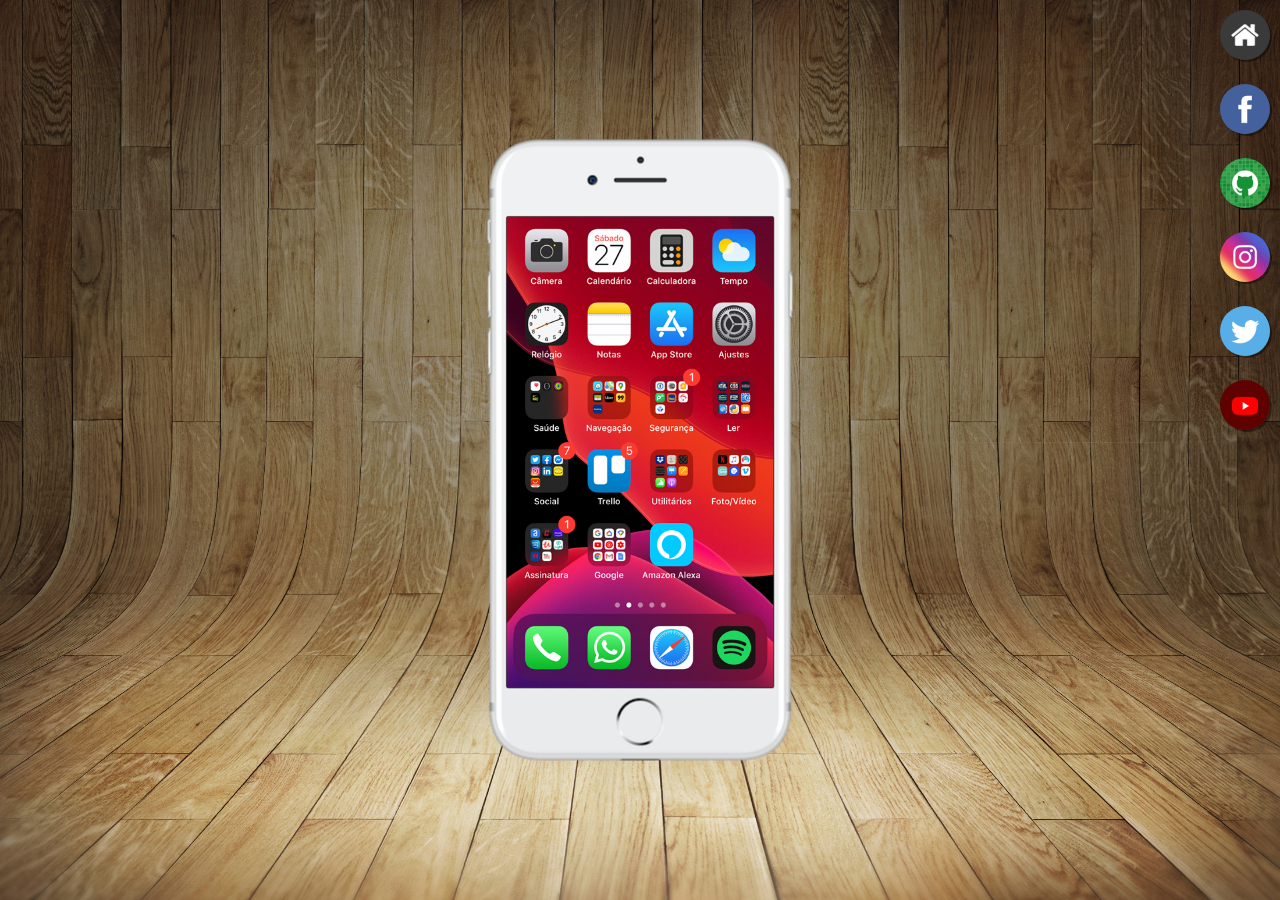
<file: index.html>
<!DOCTYPE html>
<html lang="pt-br">
<head>
    <meta charset="UTF-8">
    <meta http-equiv="X-UA-Compatible" content="IE=edge">
    <meta name="viewport" content="width=device-width, initial-scale=1.0">
    <link rel="shortcut icon" href="favicon.ico" type="image/x-icon">
    <link rel="stylesheet" href="estilos/style.css">
    <title>Projeto Redes Sociais</title>
</head>
<body>
    <main>
        <section id="telefone">
            <iframe src="home.html" name="tela" id="tela" frameborder="0">
                Seu navegador não é compativel com isso!
            </iframe>
        </section>
        <section id="redes-sociais">
            <a href="home.html" target="tela"><img src="imagens/logo-home.jpg" alt="Home"></a> <br>
            <a href="facebook.html" target="tela"><img src="imagens/logo-facebook.jpg" alt="FaceBook"></a> <br>
            <a href="github.html" target="tela"><img src="imagens/logo-github.jpg" alt="GitHub"></a> <br>
            <a href="instagram.html" target="tela"><img src="imagens/logo-instagram.jpg" alt="Instagram"></a> <br>
            <a href="#" target="tela"></a>
            <a href="twitter.html" target="tela"><img src="imagens/logo-twitter.jpg" alt="Twitter"></a> <br>
            <a href="youtube.html" target="tela"><img src="imagens/logo-youtube.jpg" alt="Youtube"></a>
        </section>
    </main>
</body>
</html>
</file>
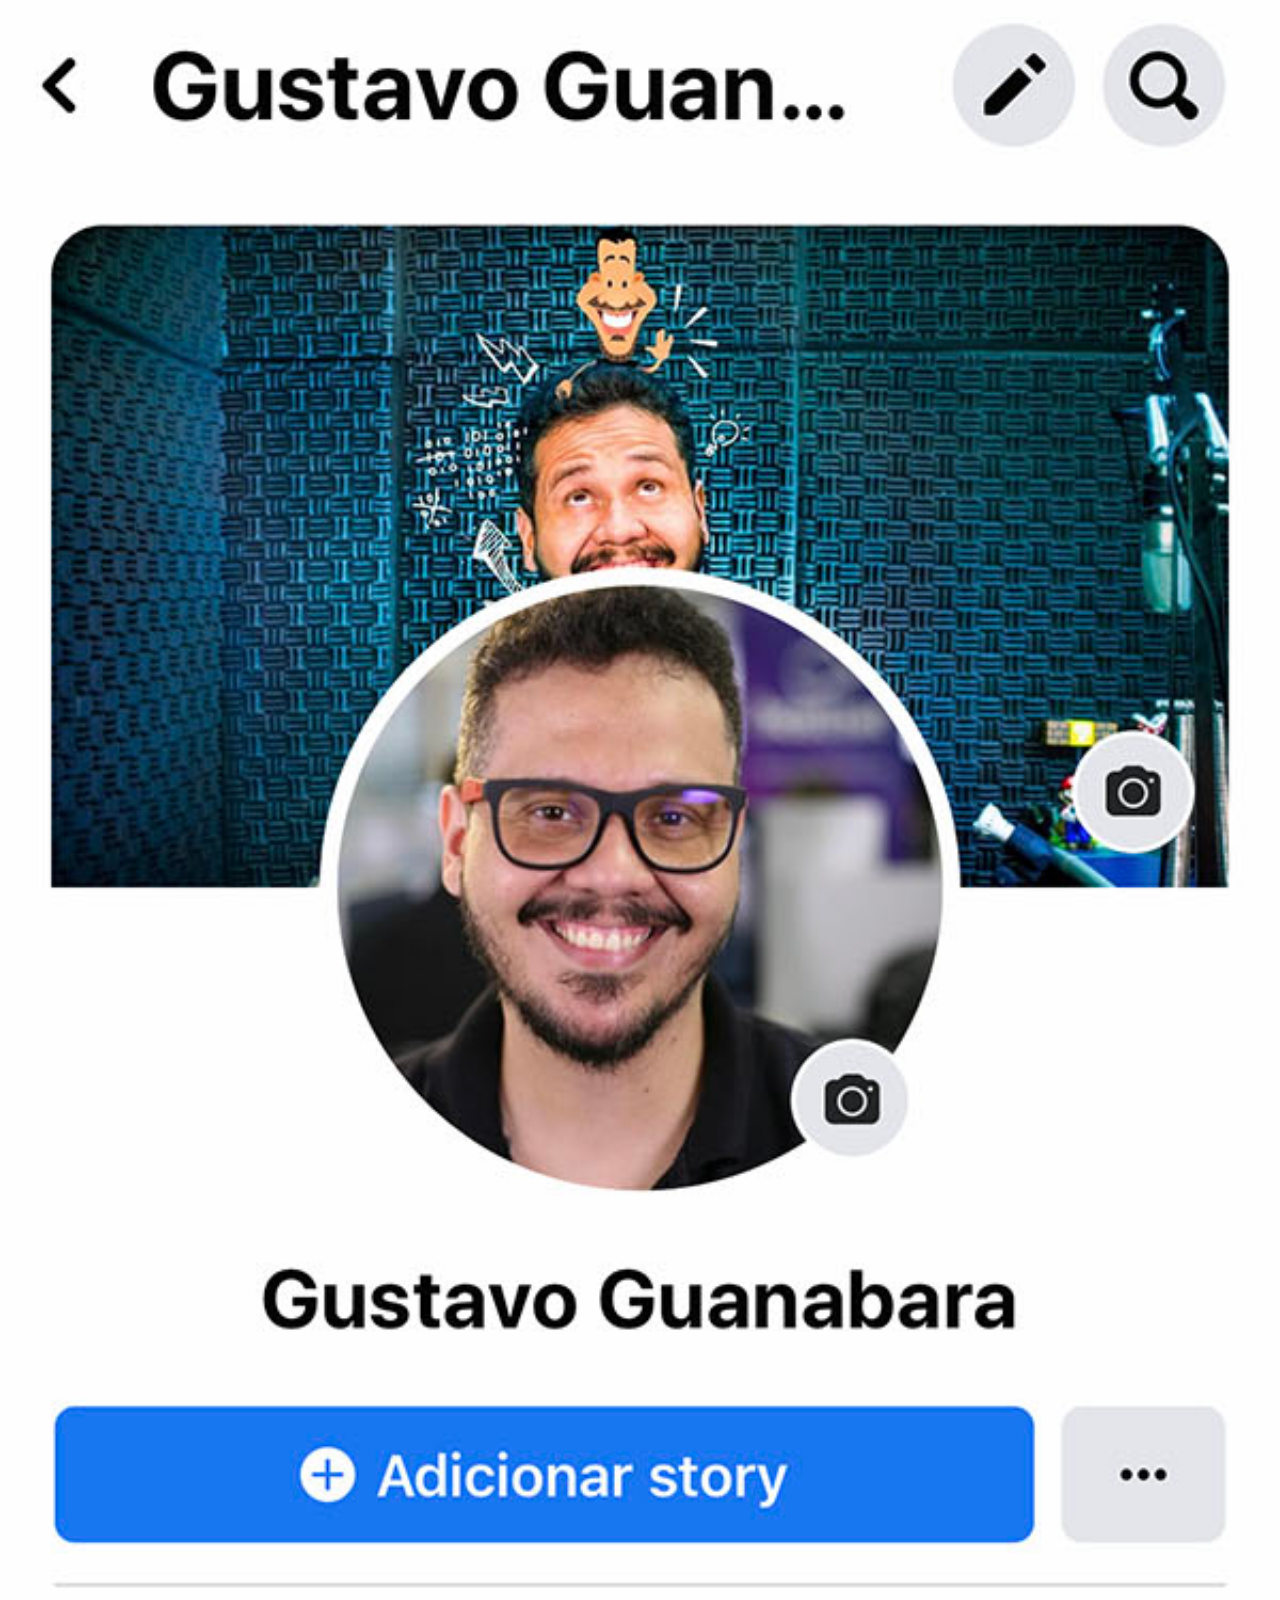
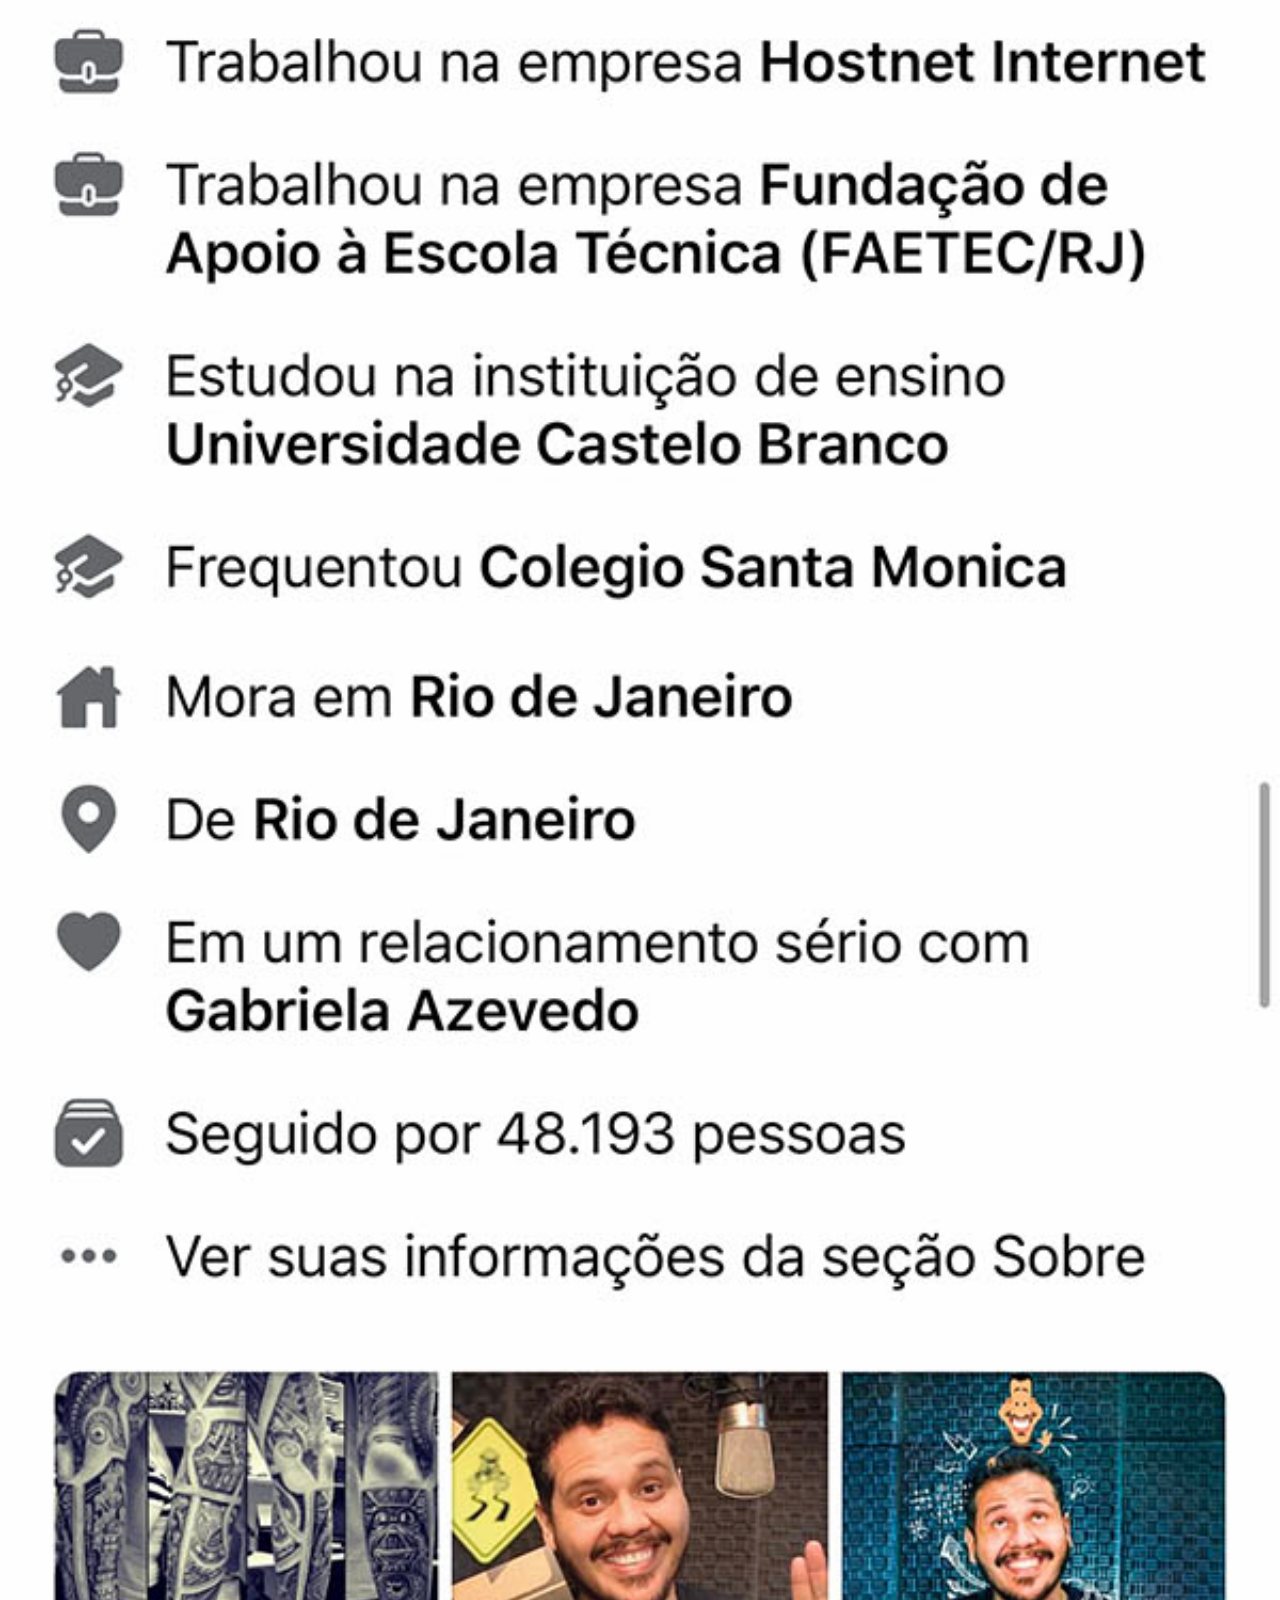
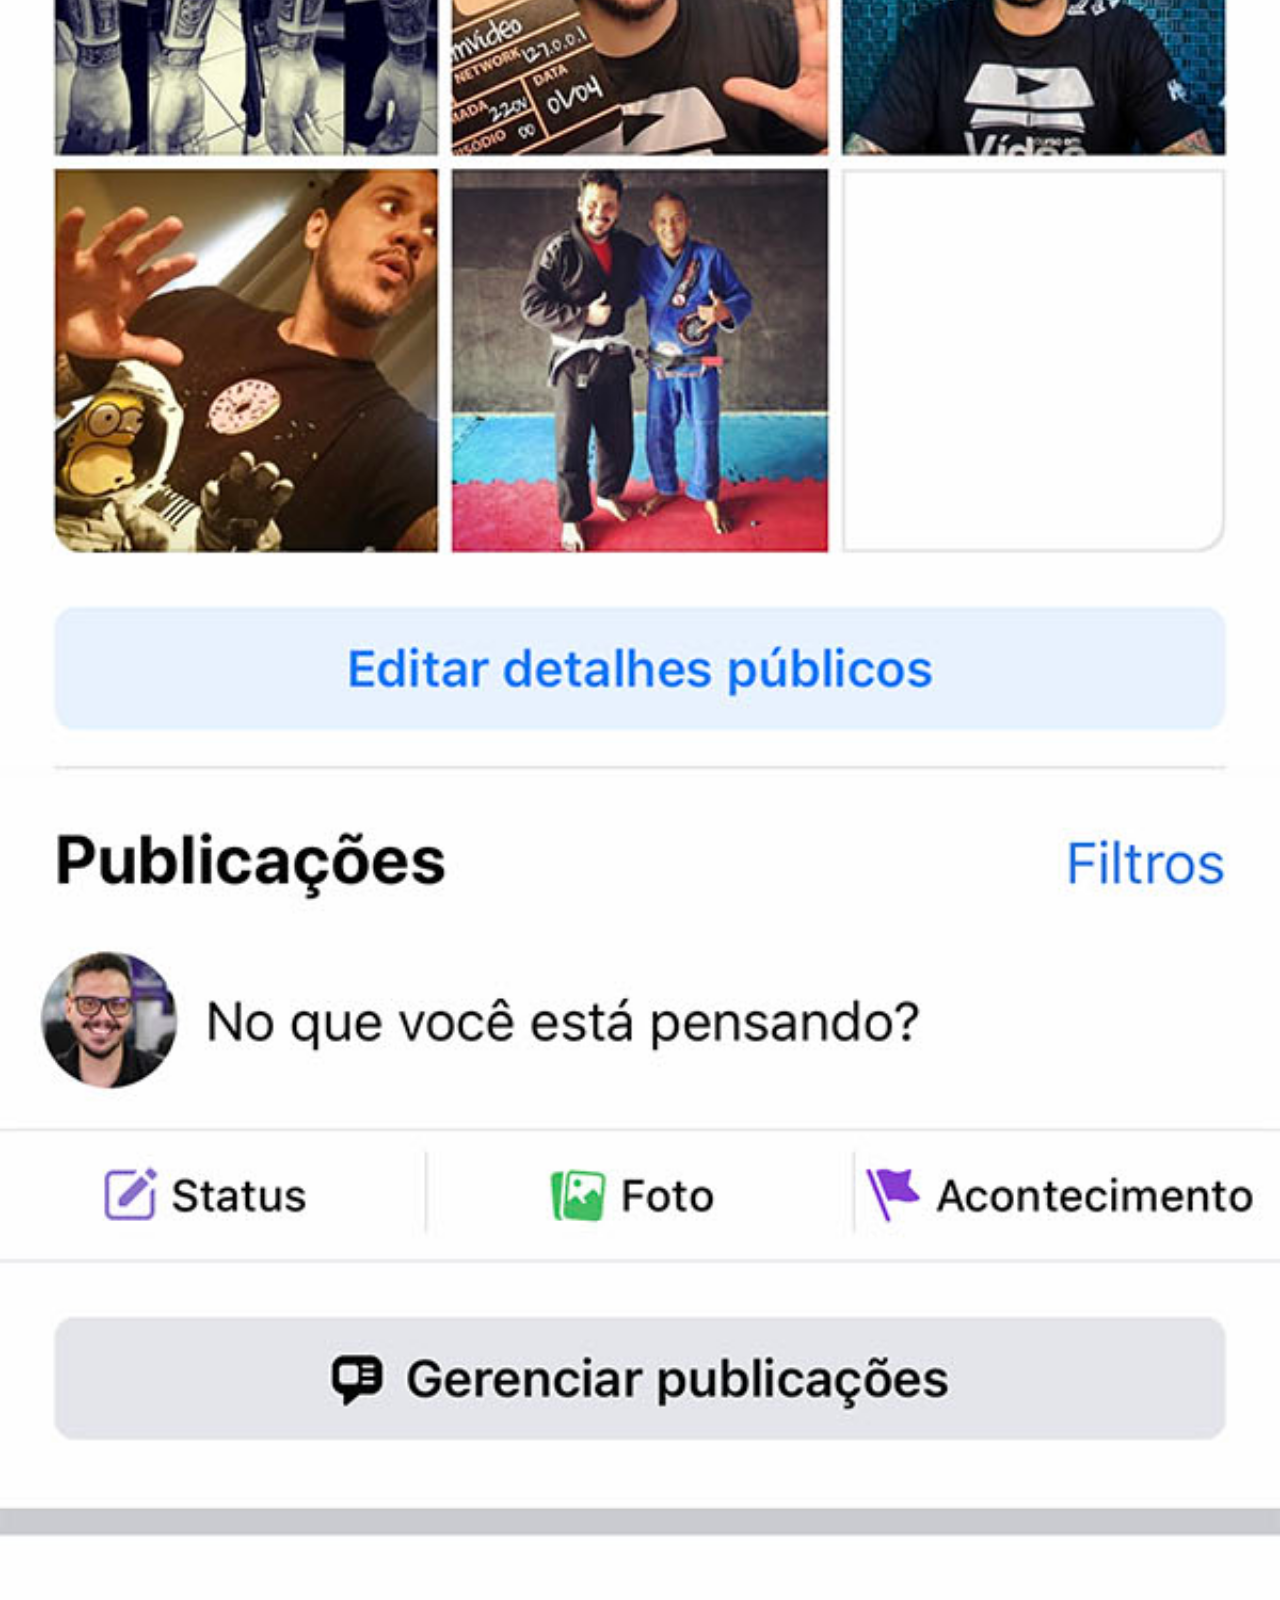
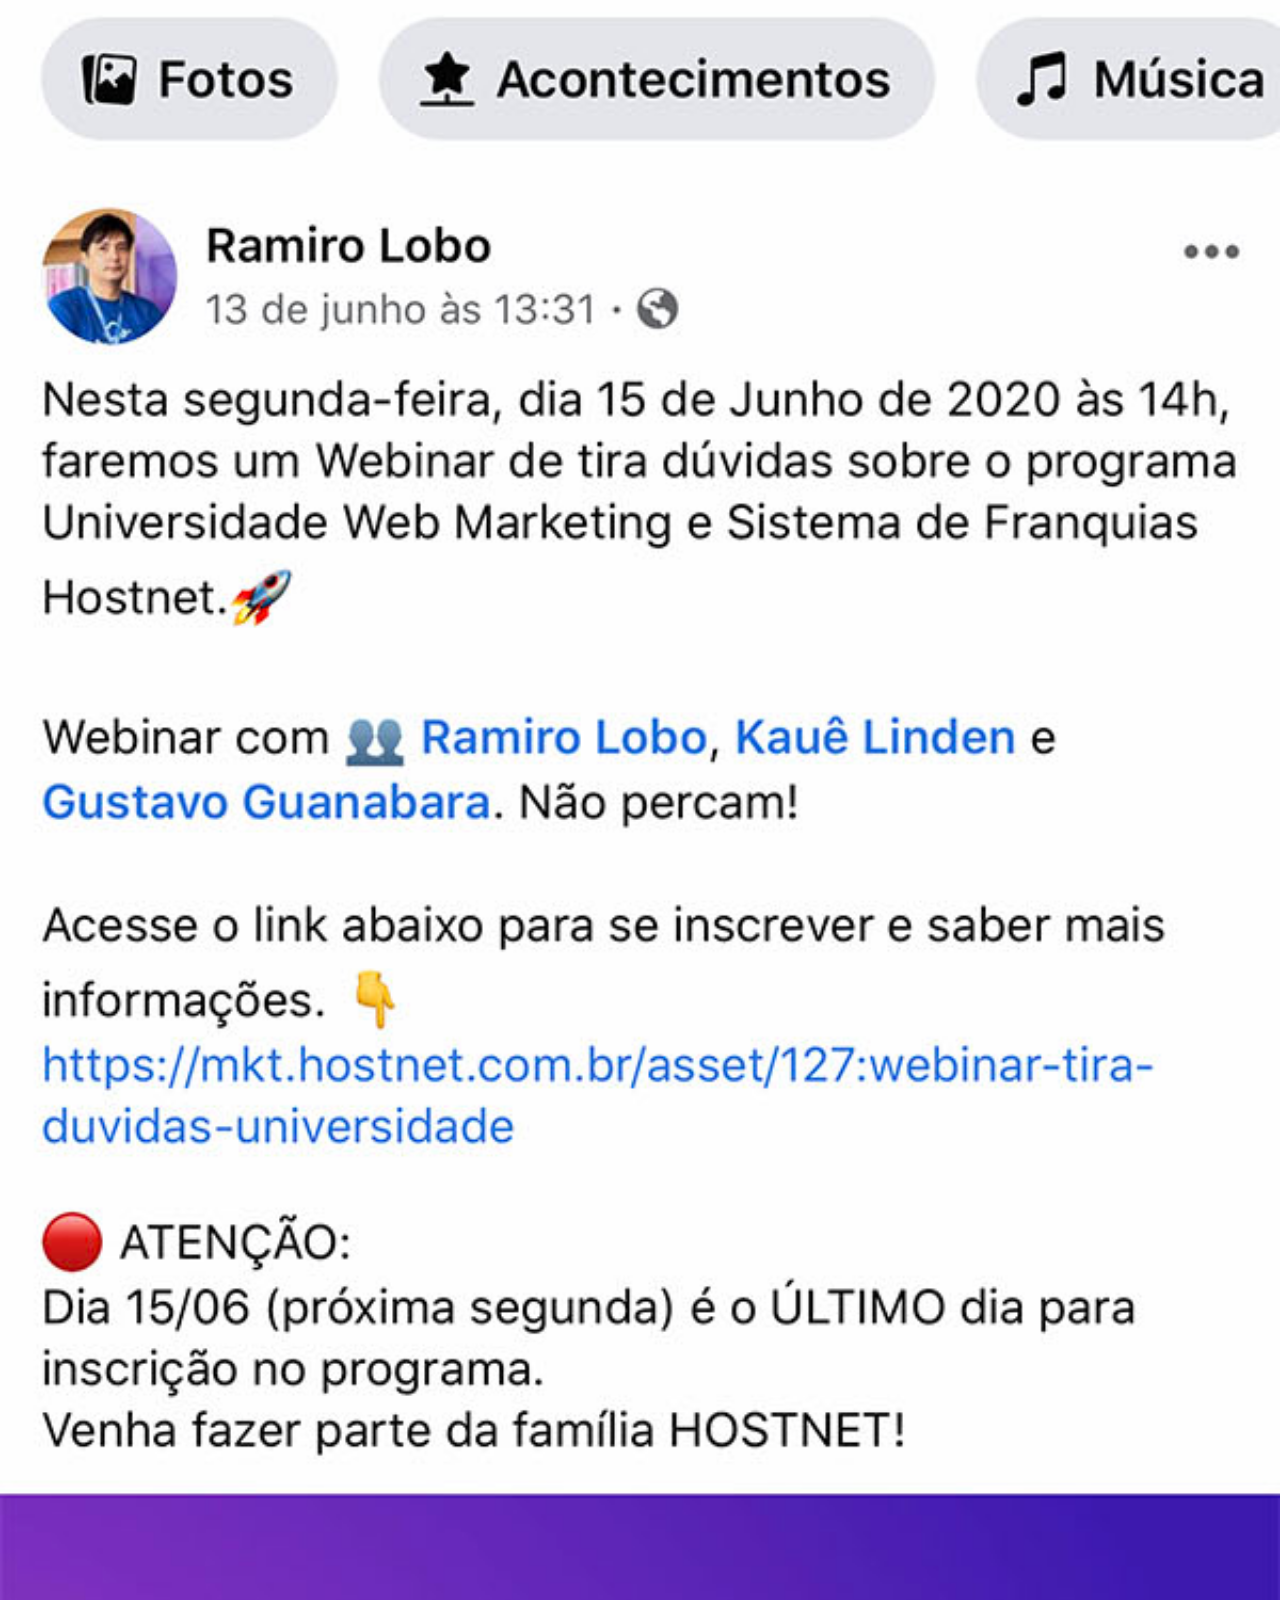
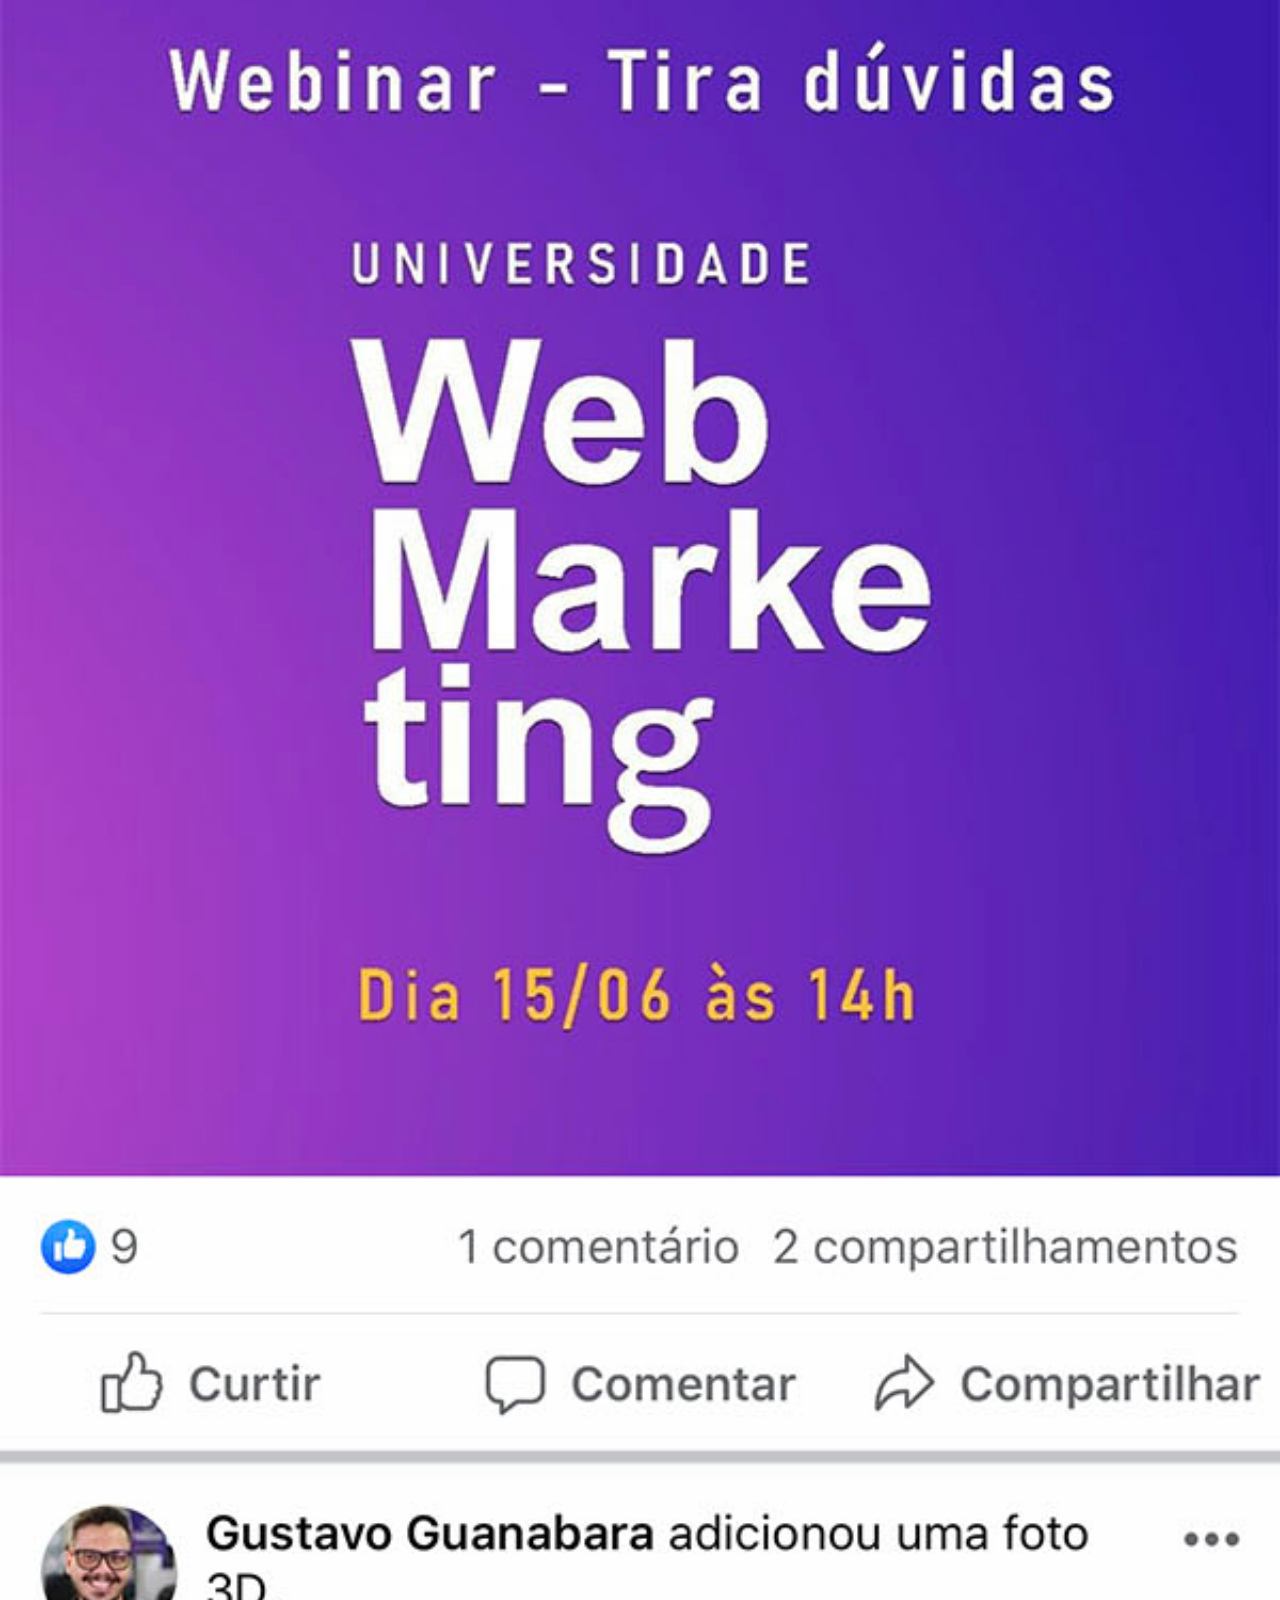
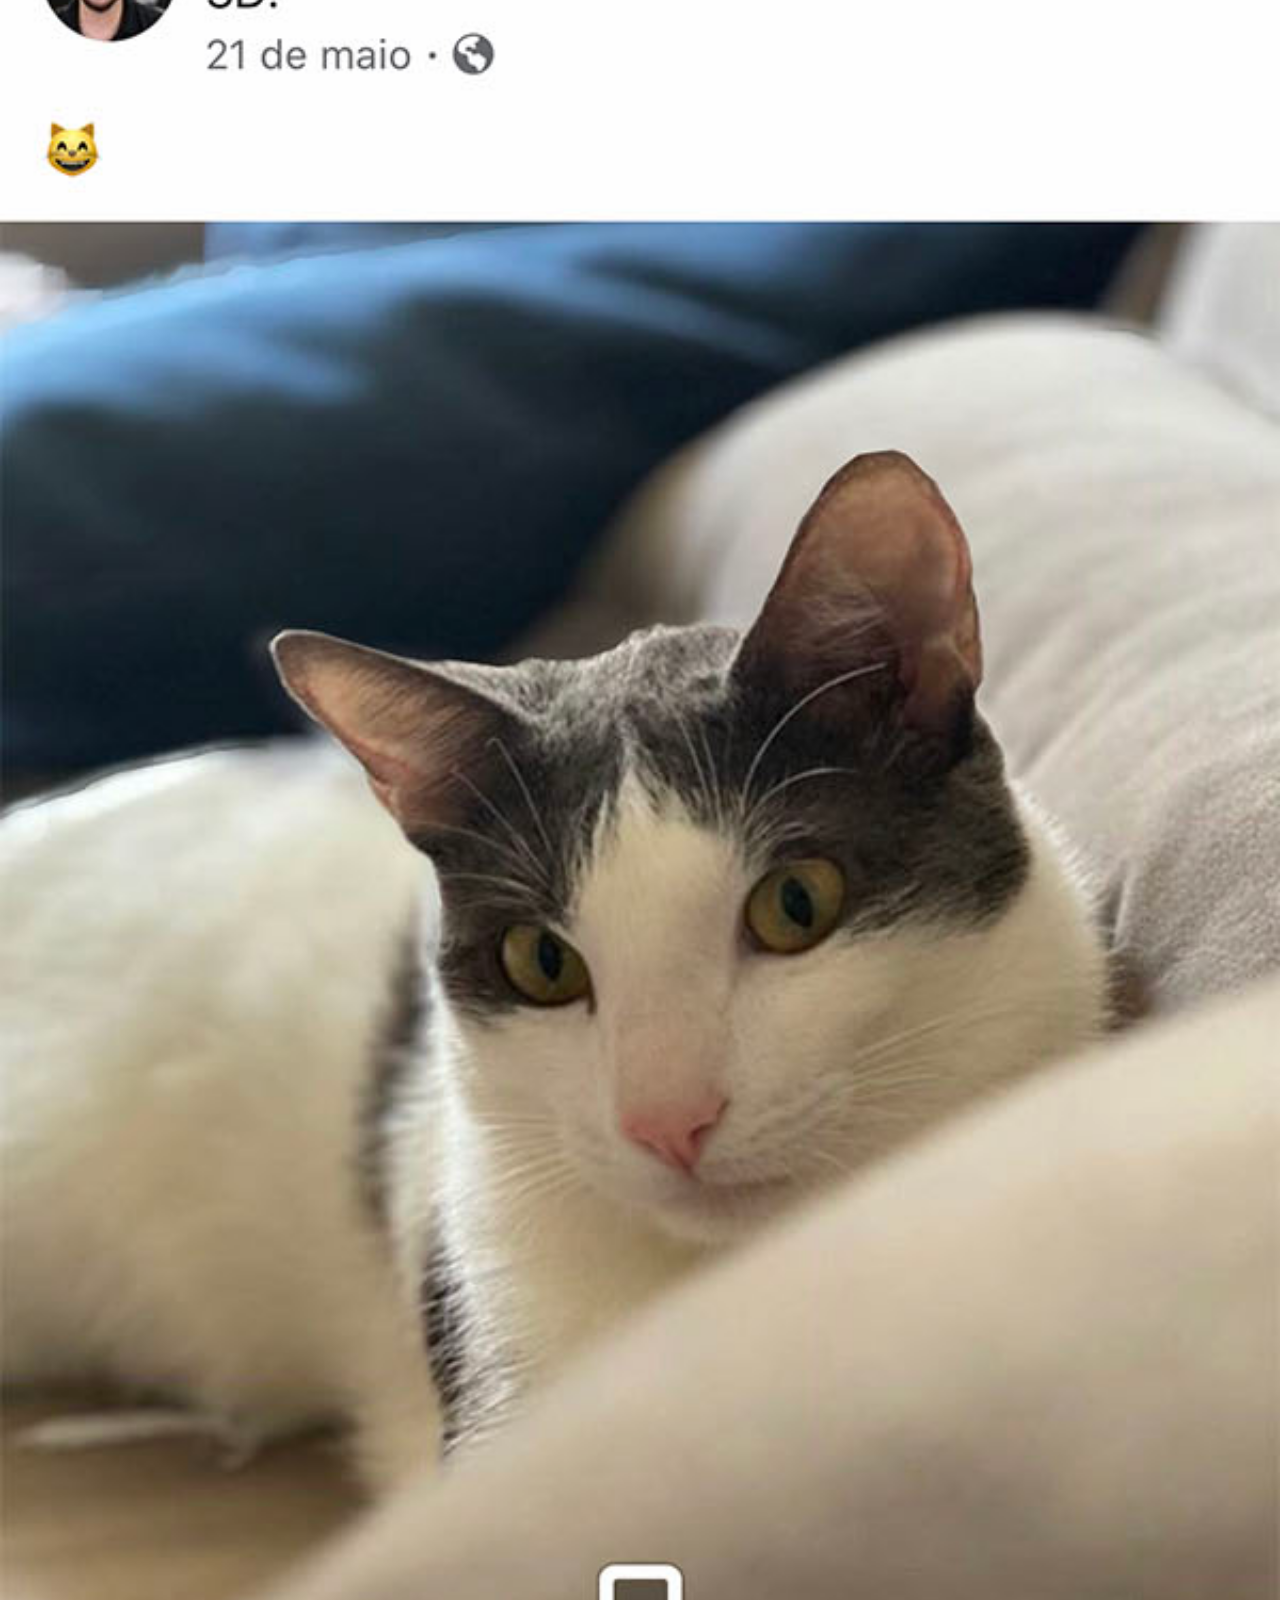
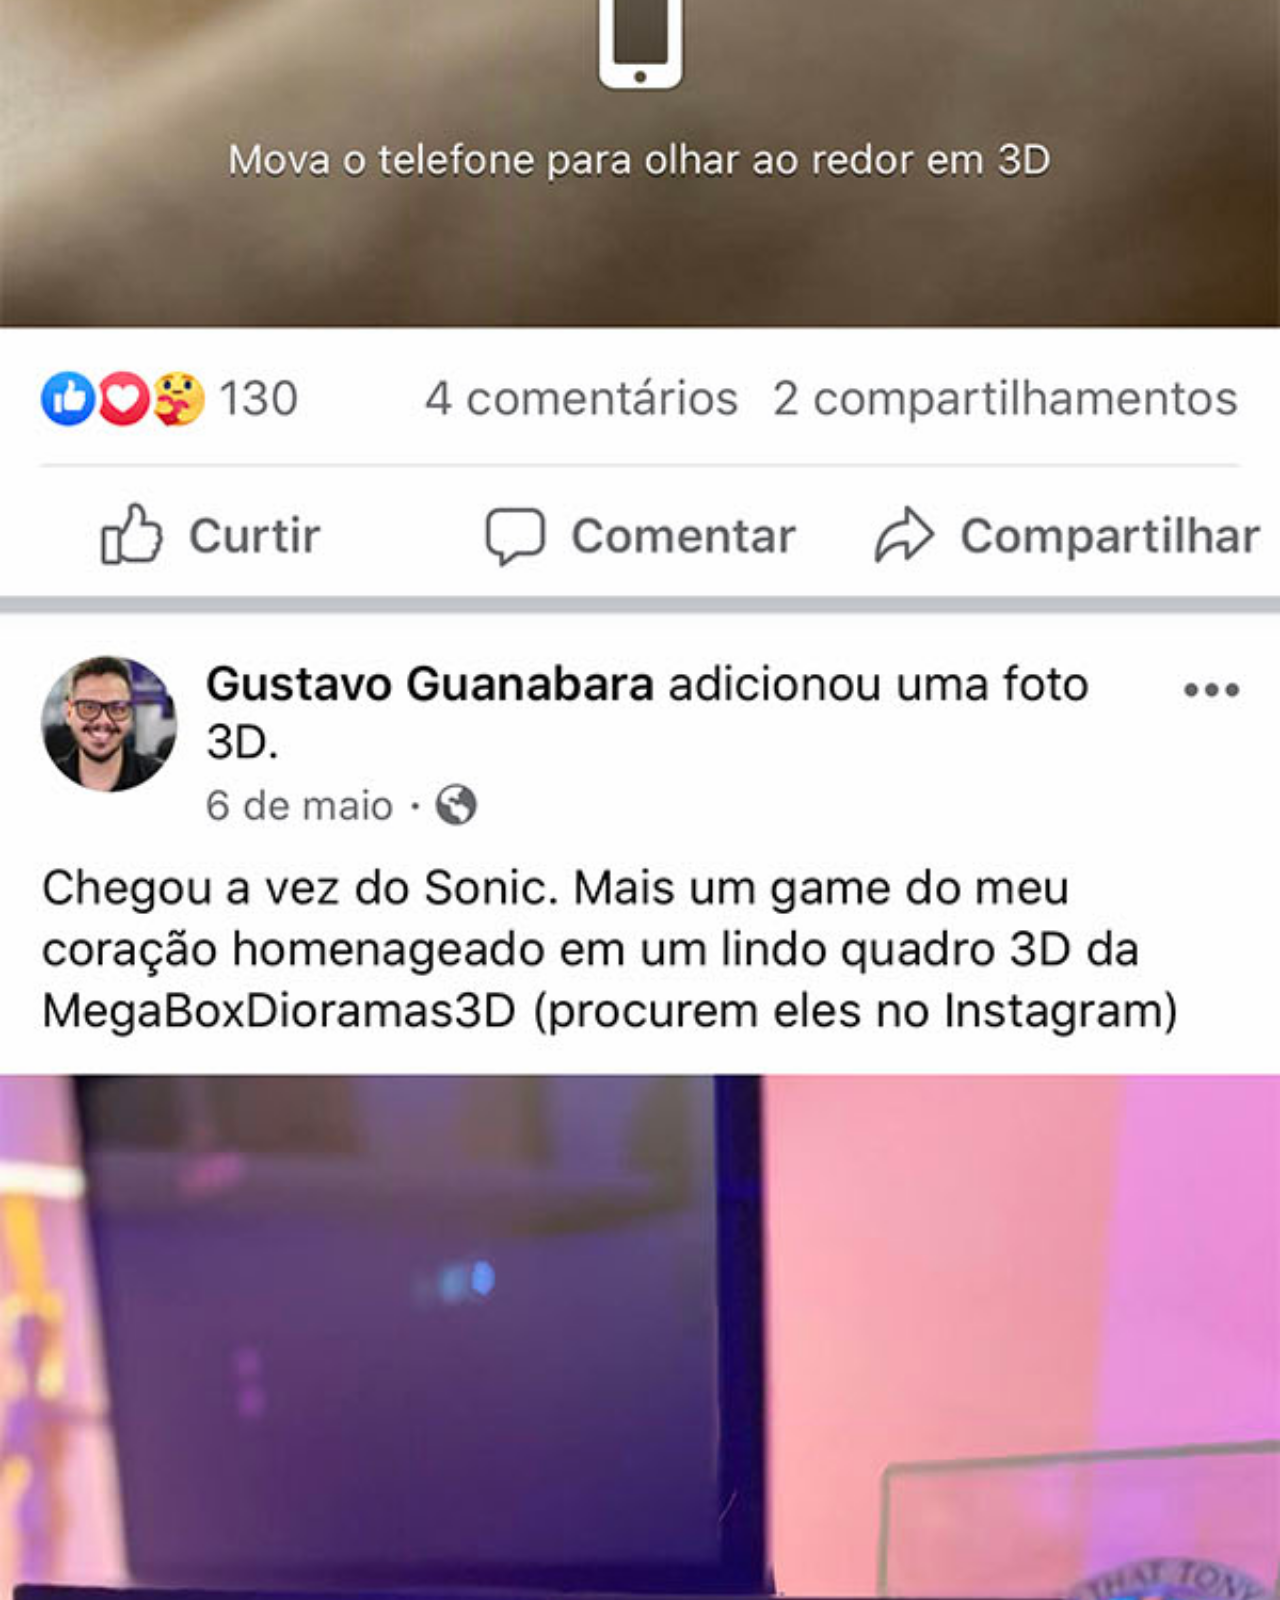
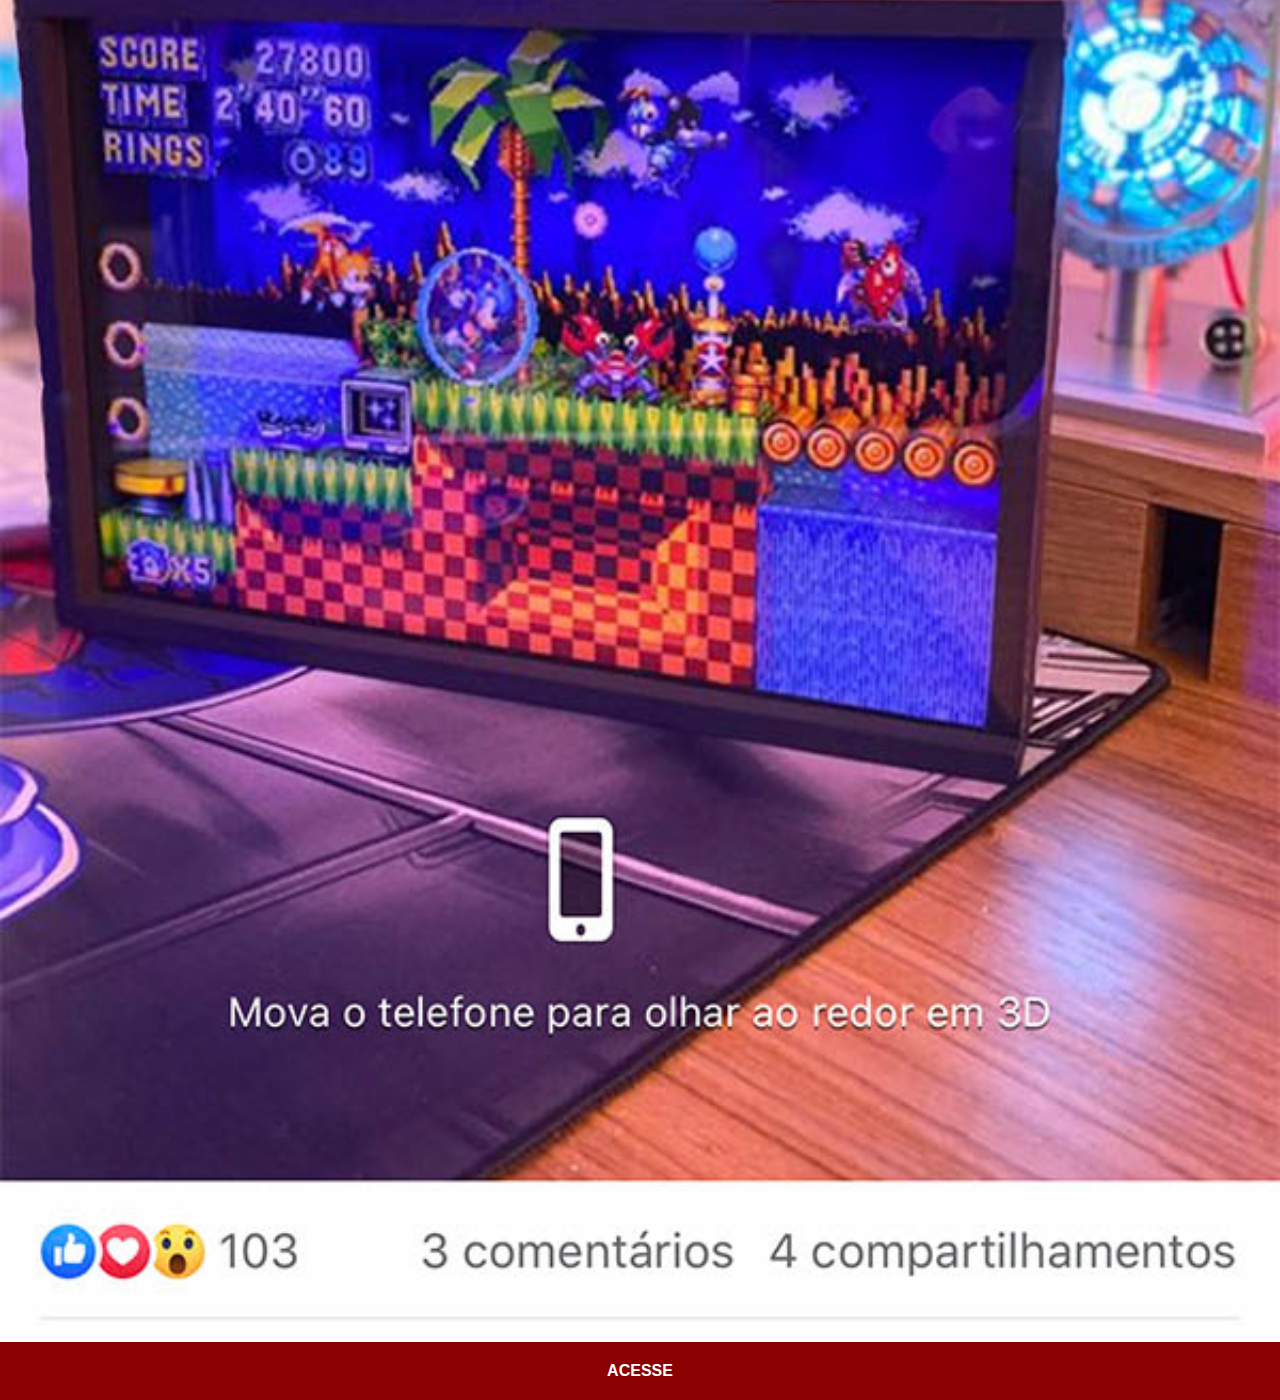
<file: facebook.html>
<!DOCTYPE html>
<html lang="en">
<head>
    <meta charset="UTF-8">
    <meta http-equiv="X-UA-Compatible" content="IE=edge">
    <meta name="viewport" content="width=device-width, initial-scale=1.0">
    <link rel="stylesheet" href="estilos/social.css">
    <title>Facebook</title>
</head>
<body>
    <img src="imagens/tela-facebook.jpg" alt="FaceBook">
    <a href="https://www.facebook.com/kevin.santos.3386585/" target="_blank">ACESSE</a>
</body>
</html>
</file>
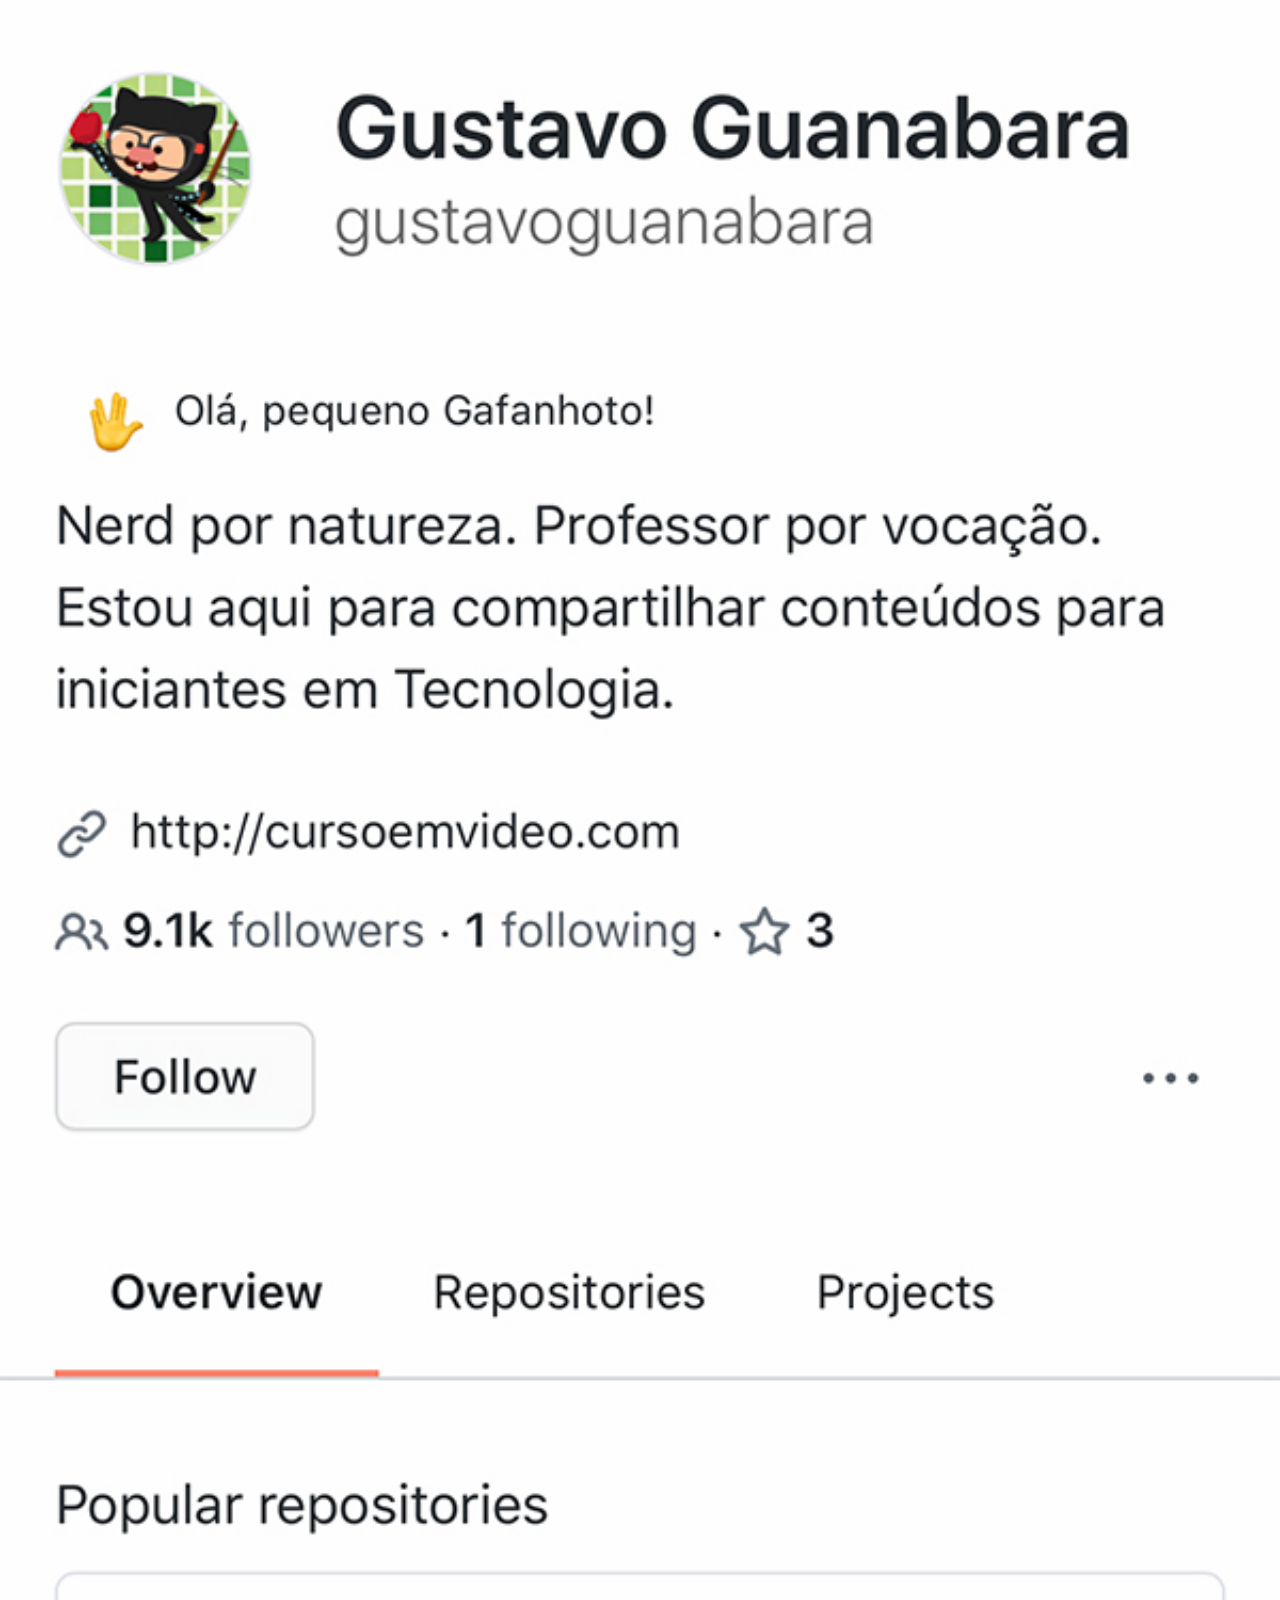
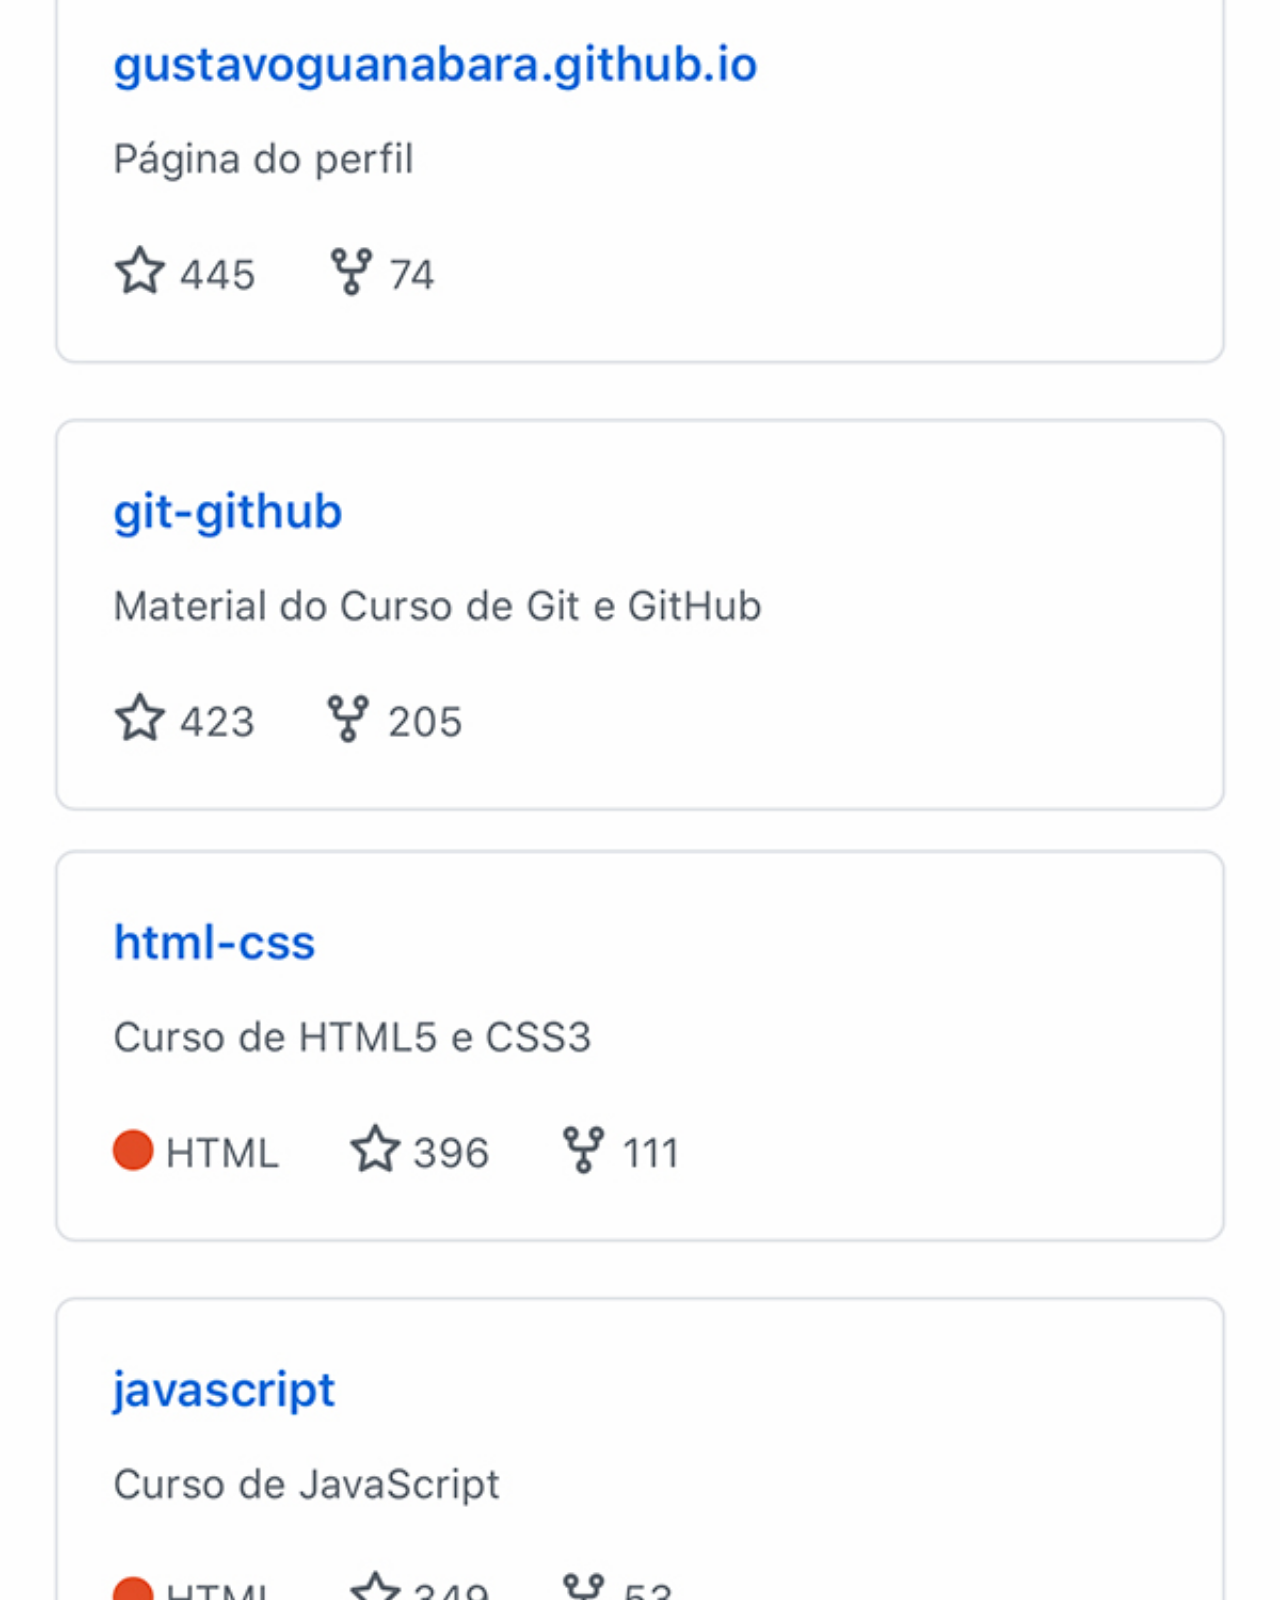
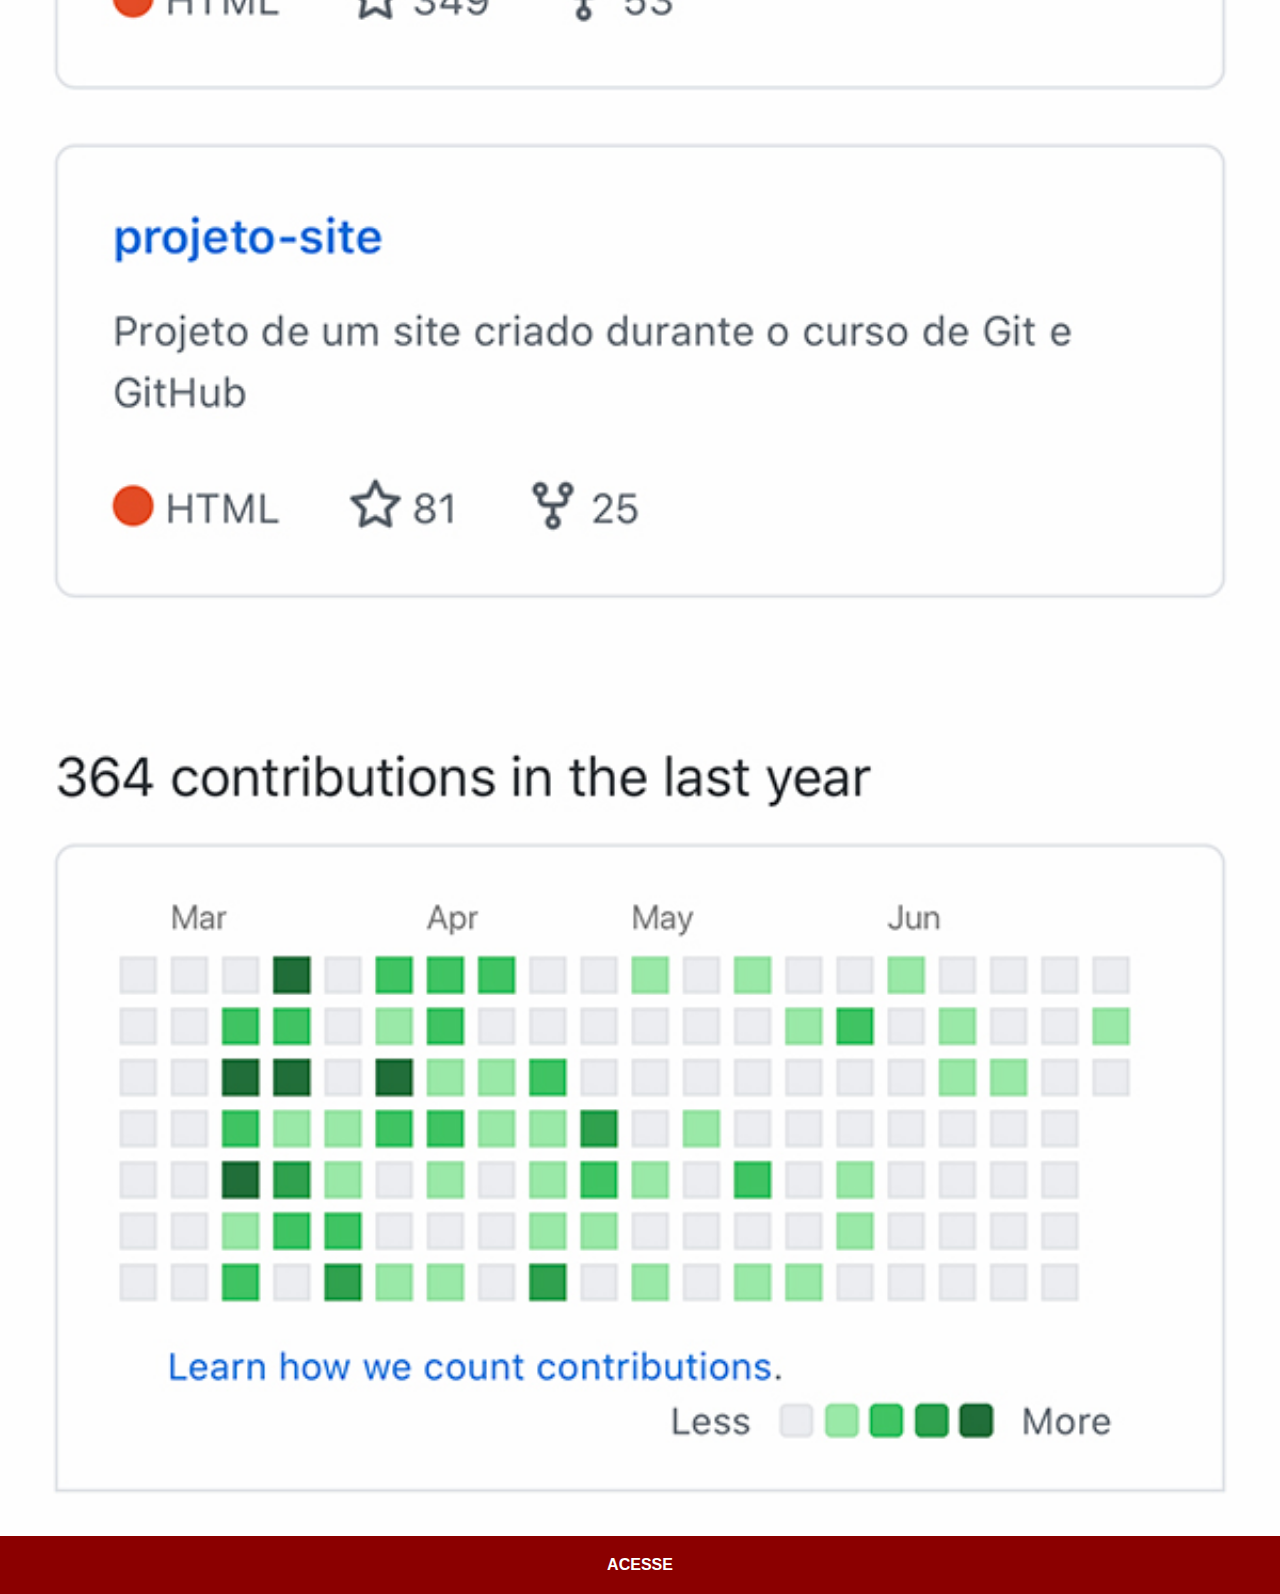
<file: github.html>
<!DOCTYPE html>
<html lang="en">
<head>
    <meta charset="UTF-8">
    <meta http-equiv="X-UA-Compatible" content="IE=edge">
    <meta name="viewport" content="width=device-width, initial-scale=1.0">
    <link rel="stylesheet" href="estilos/social.css">
    <title>github</title>
</head>
<body>
    <img src="imagens/tela-github.jpg" alt="GitHub">
    <a href="https://github.com/santannadkevinn" target="_blank">ACESSE</a>
</body>
</html>
</file>
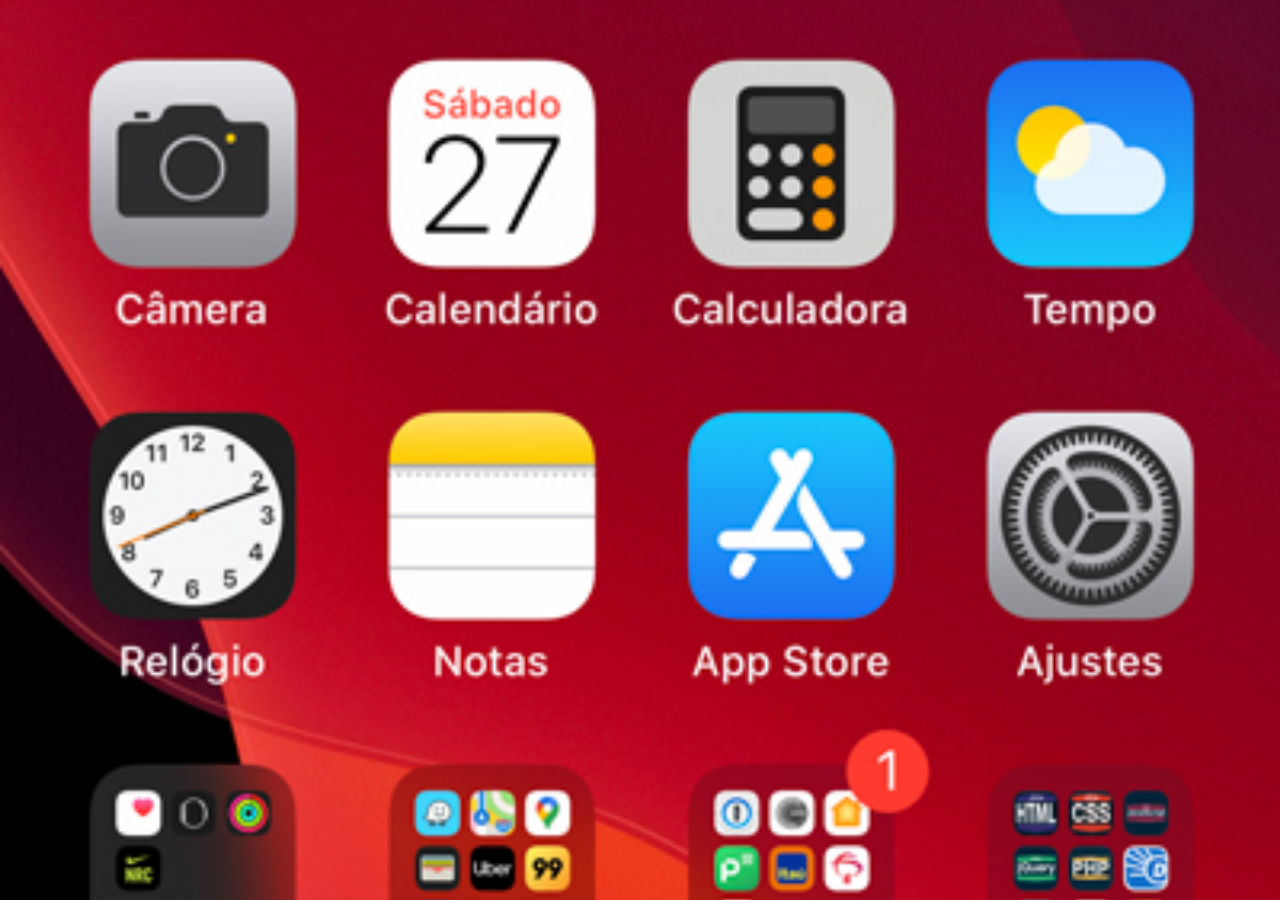
<file: home.html>
<!DOCTYPE html>
<html lang="pt-br">
<head>
    <meta charset="UTF-8">
    <meta http-equiv="X-UA-Compatible" content="IE=edge">
    <meta name="viewport" content="width=device-width, initial-scale=1.0">
    <style>
        *{
            margin: 0px;
            padding: 0px;
        }
        body{
            width: 100vw;
            height: 100vh;
            background: black url(imagens/tela-home.jpg) no-repeat top center;
            background-size: cover;
        }
    </style>
    <title>home</title>
</head>
<body>
    
</body>
</html>
</file>
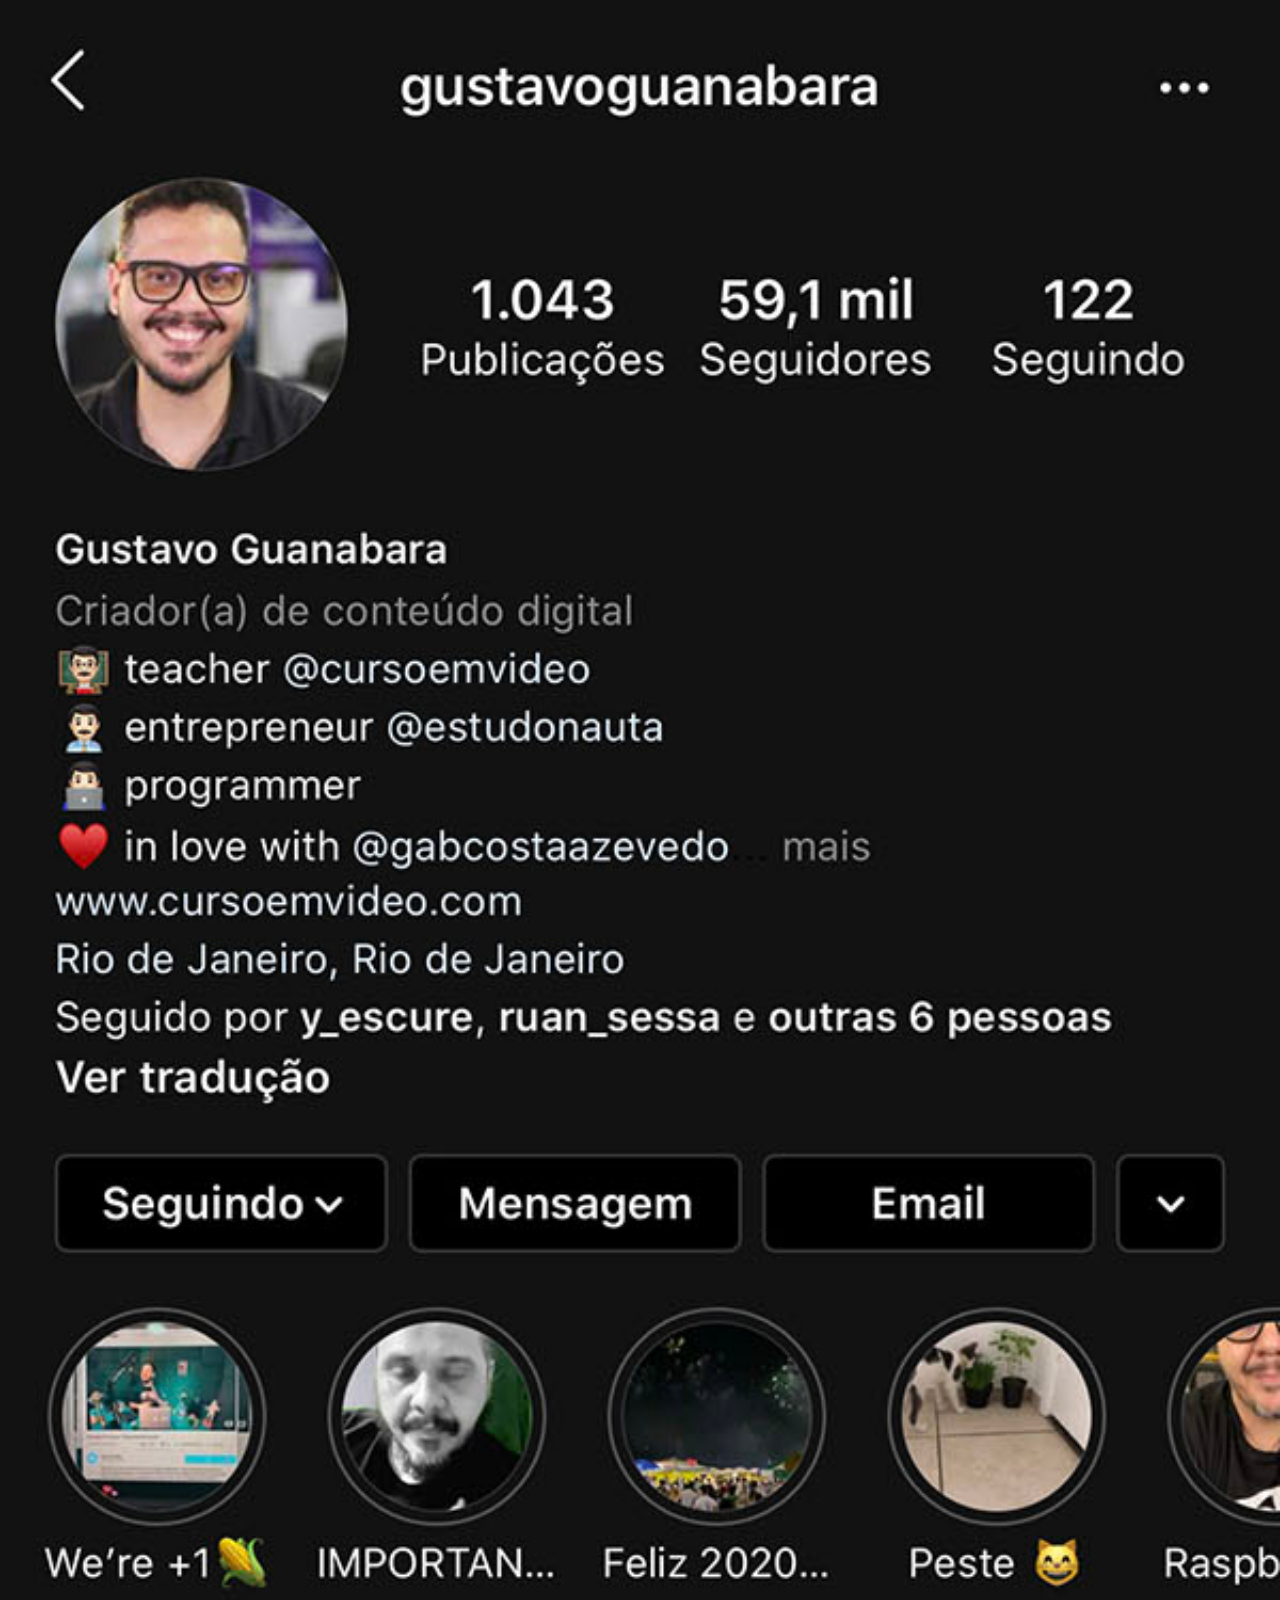
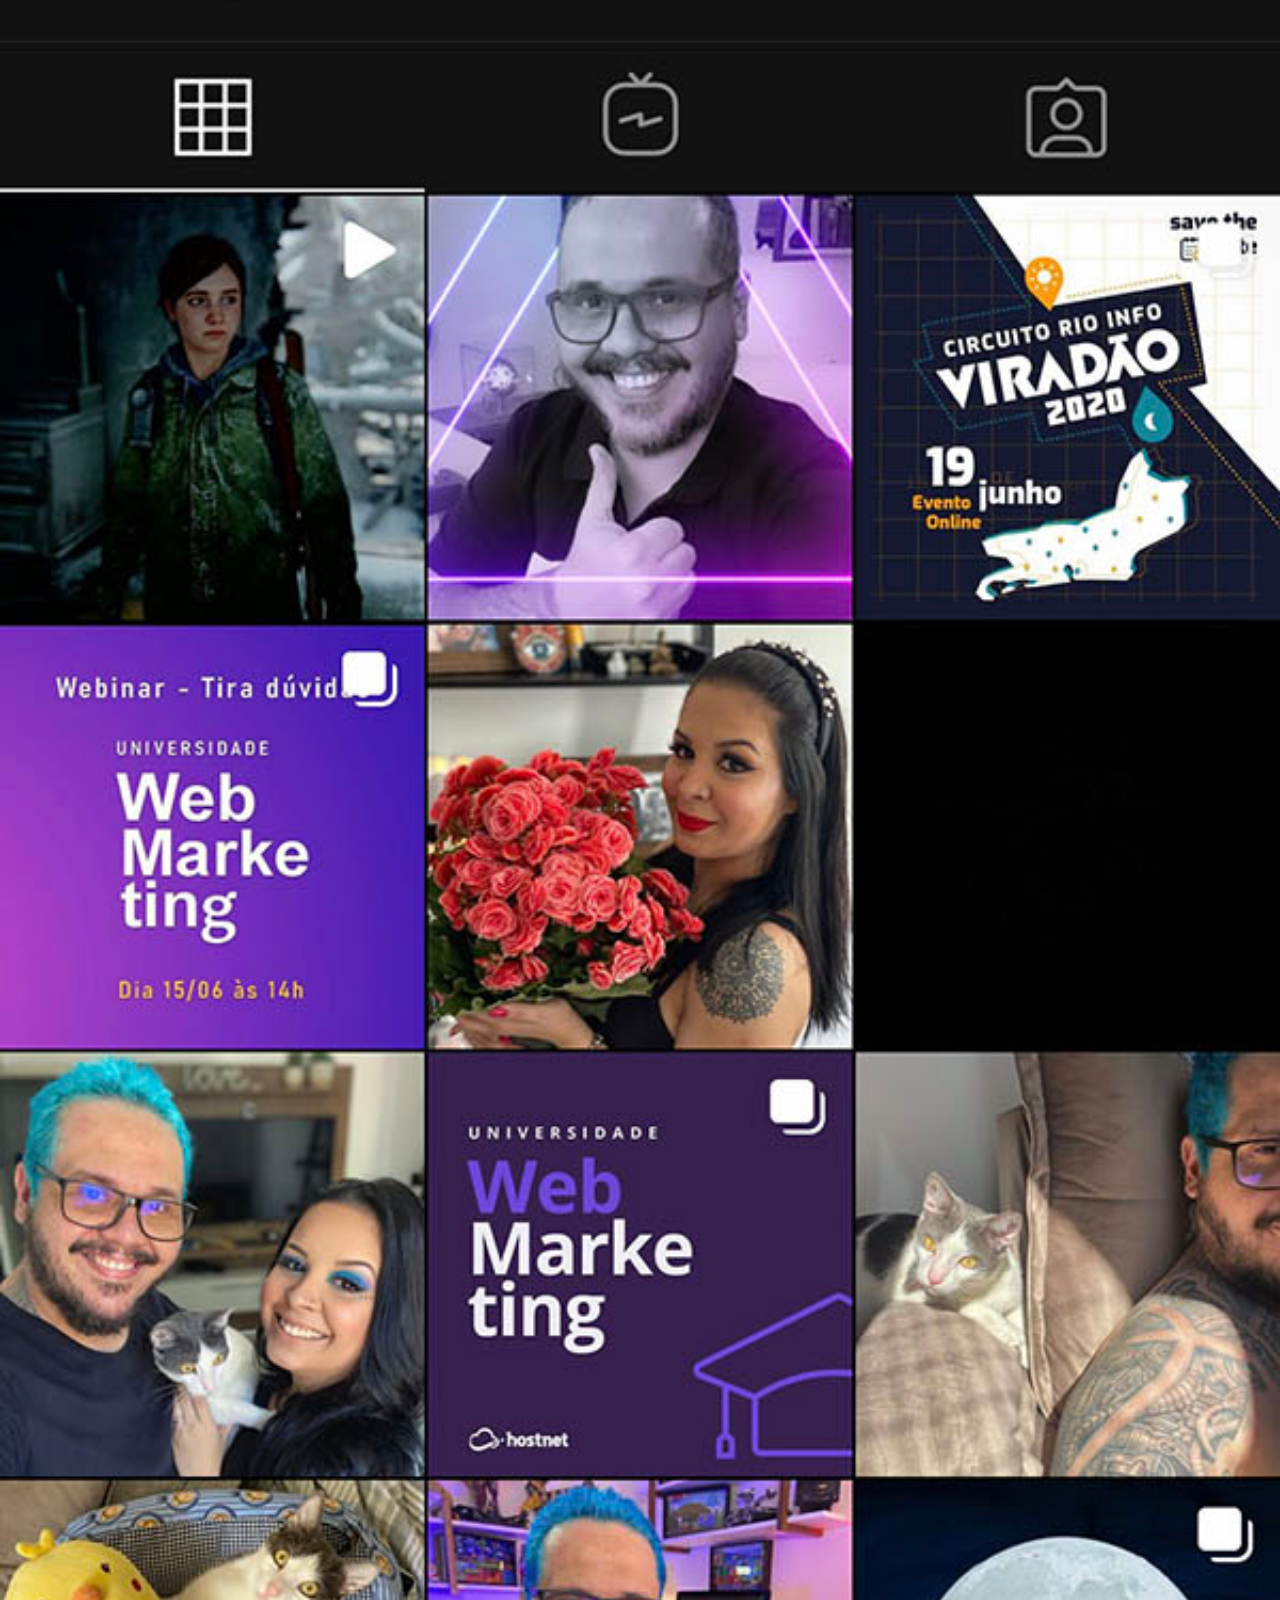
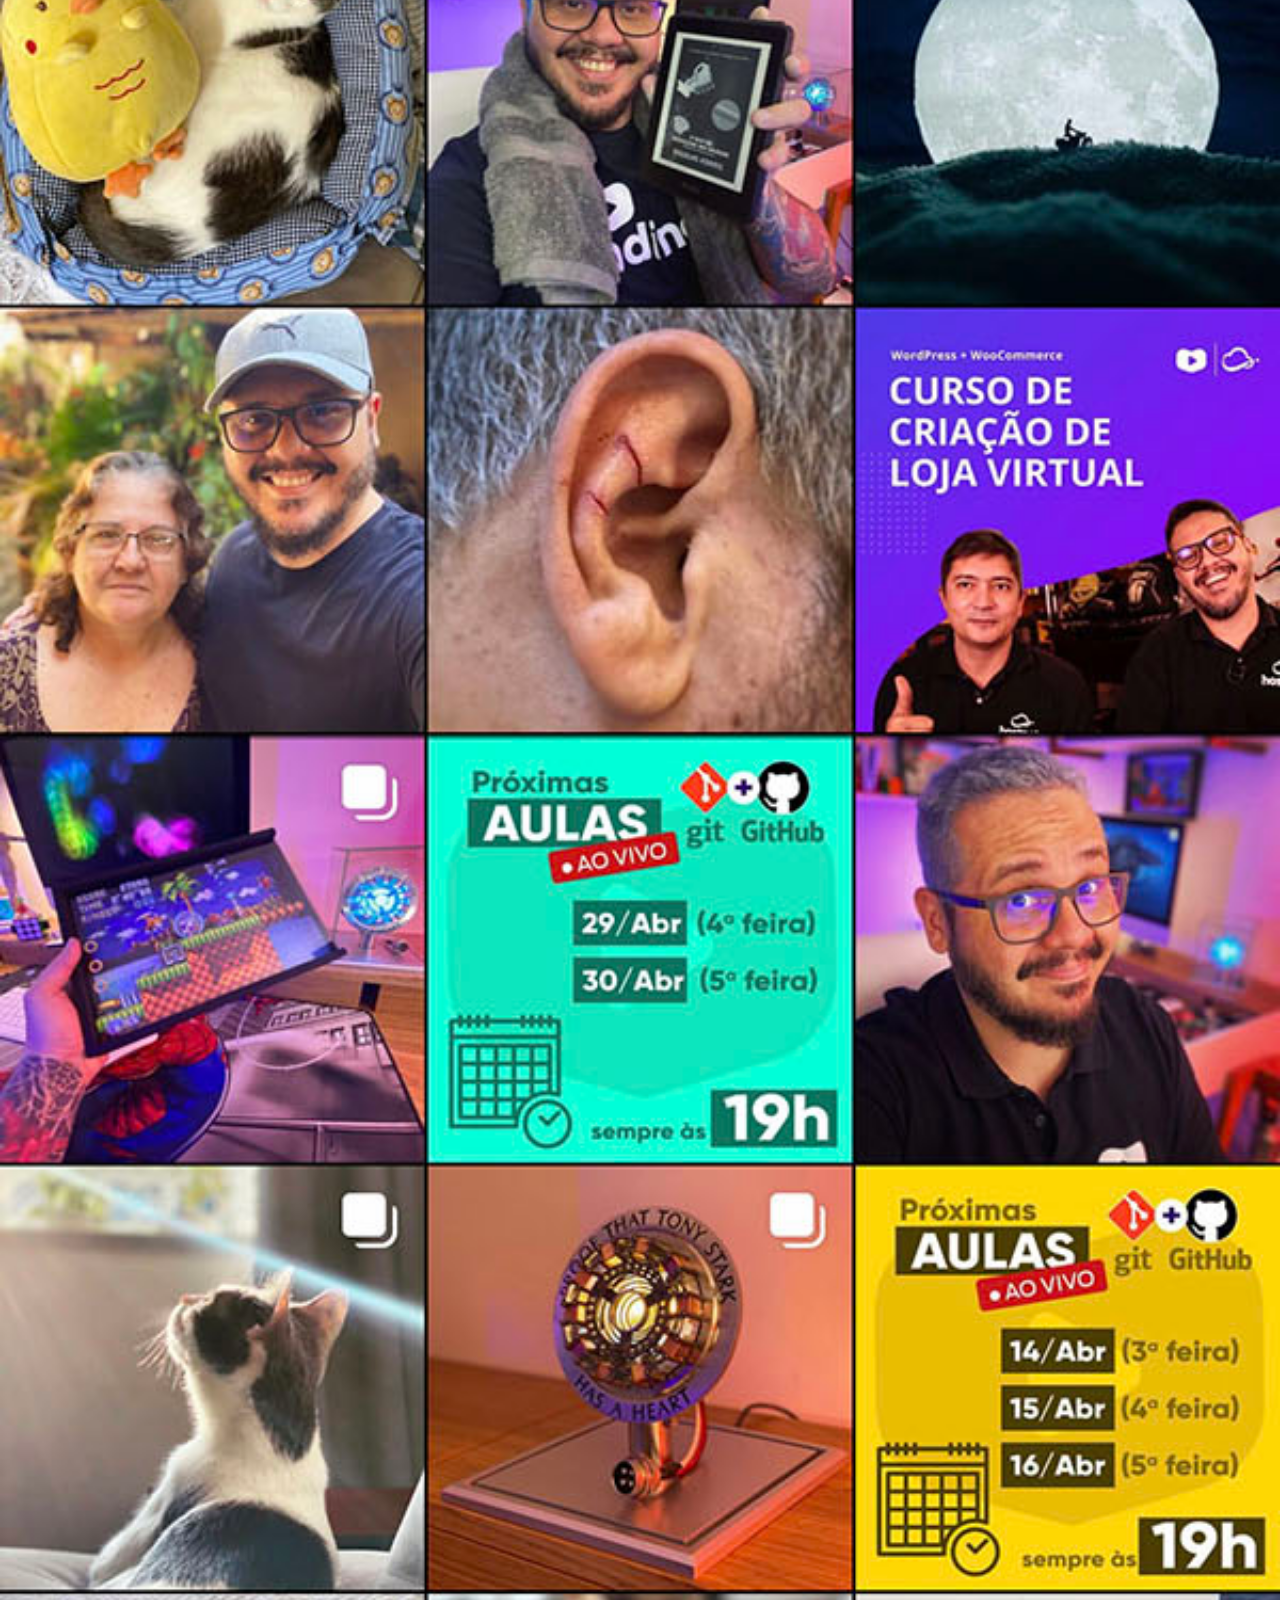
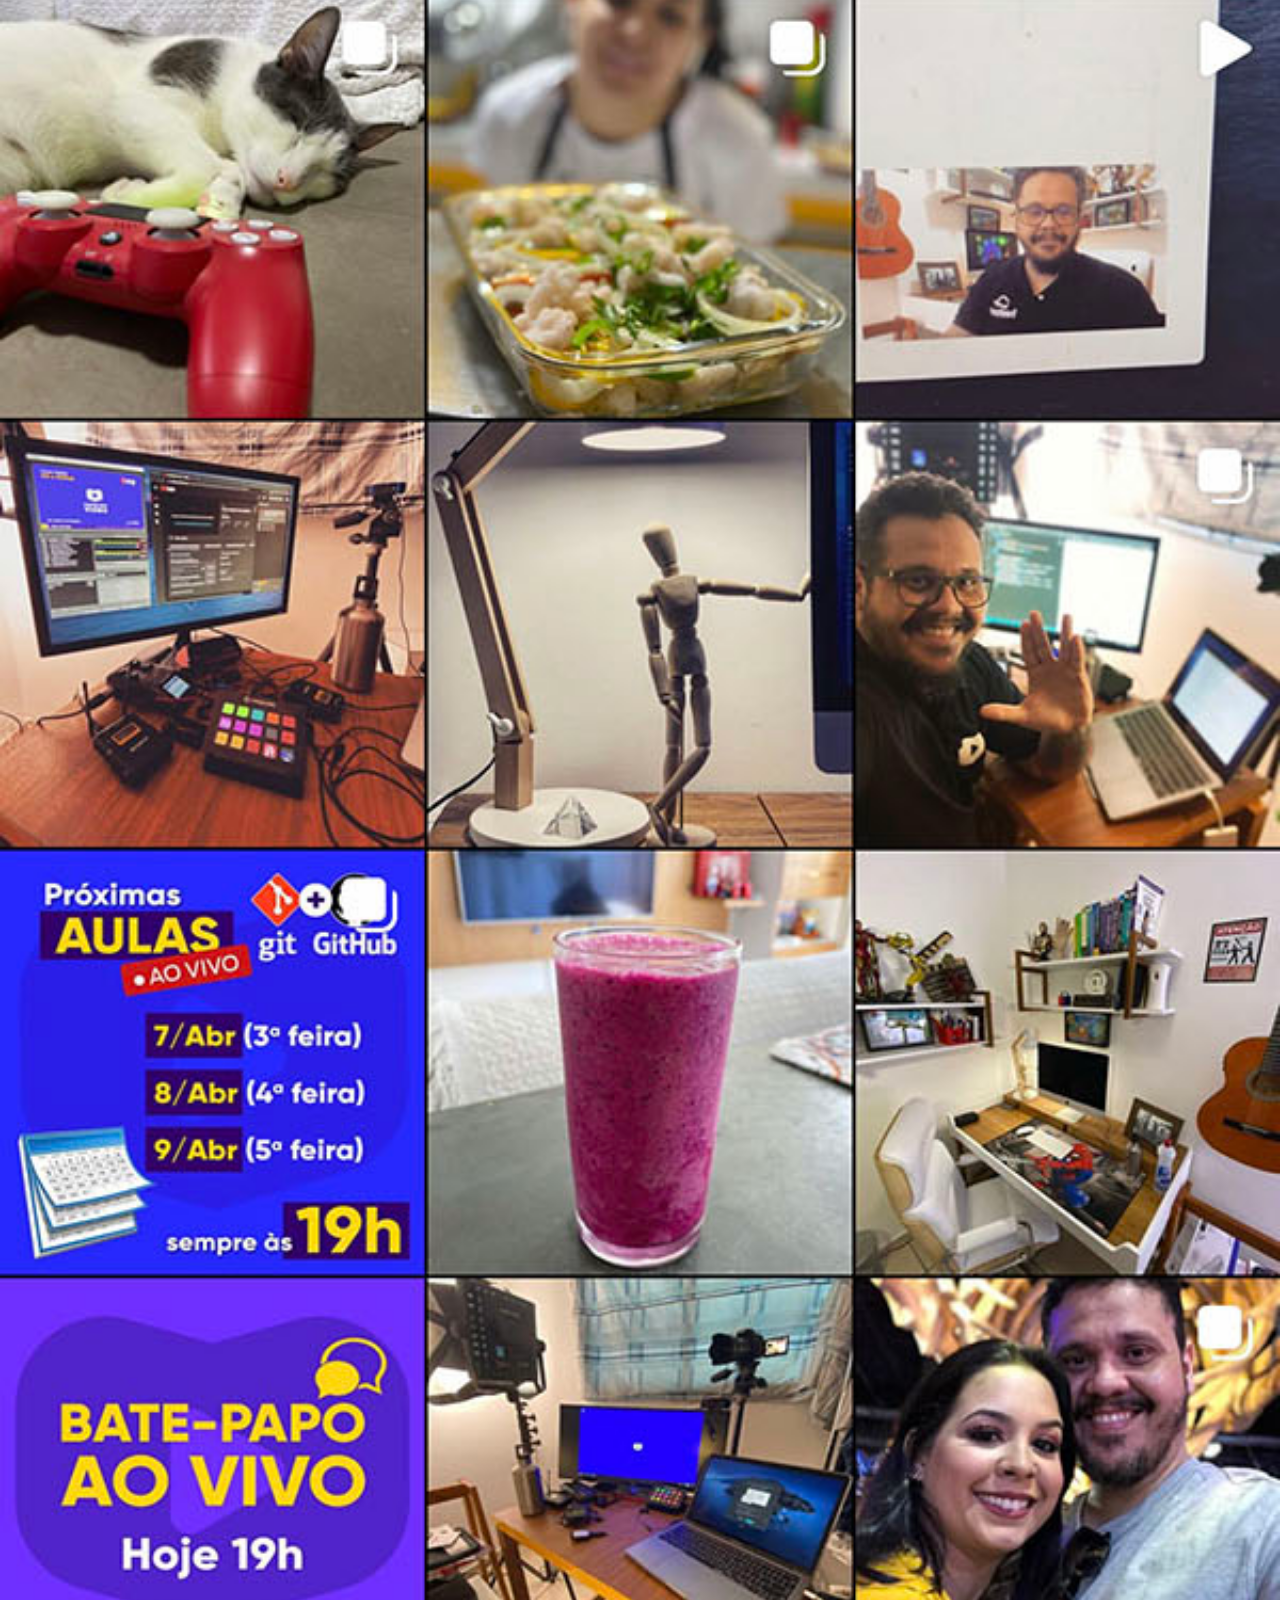
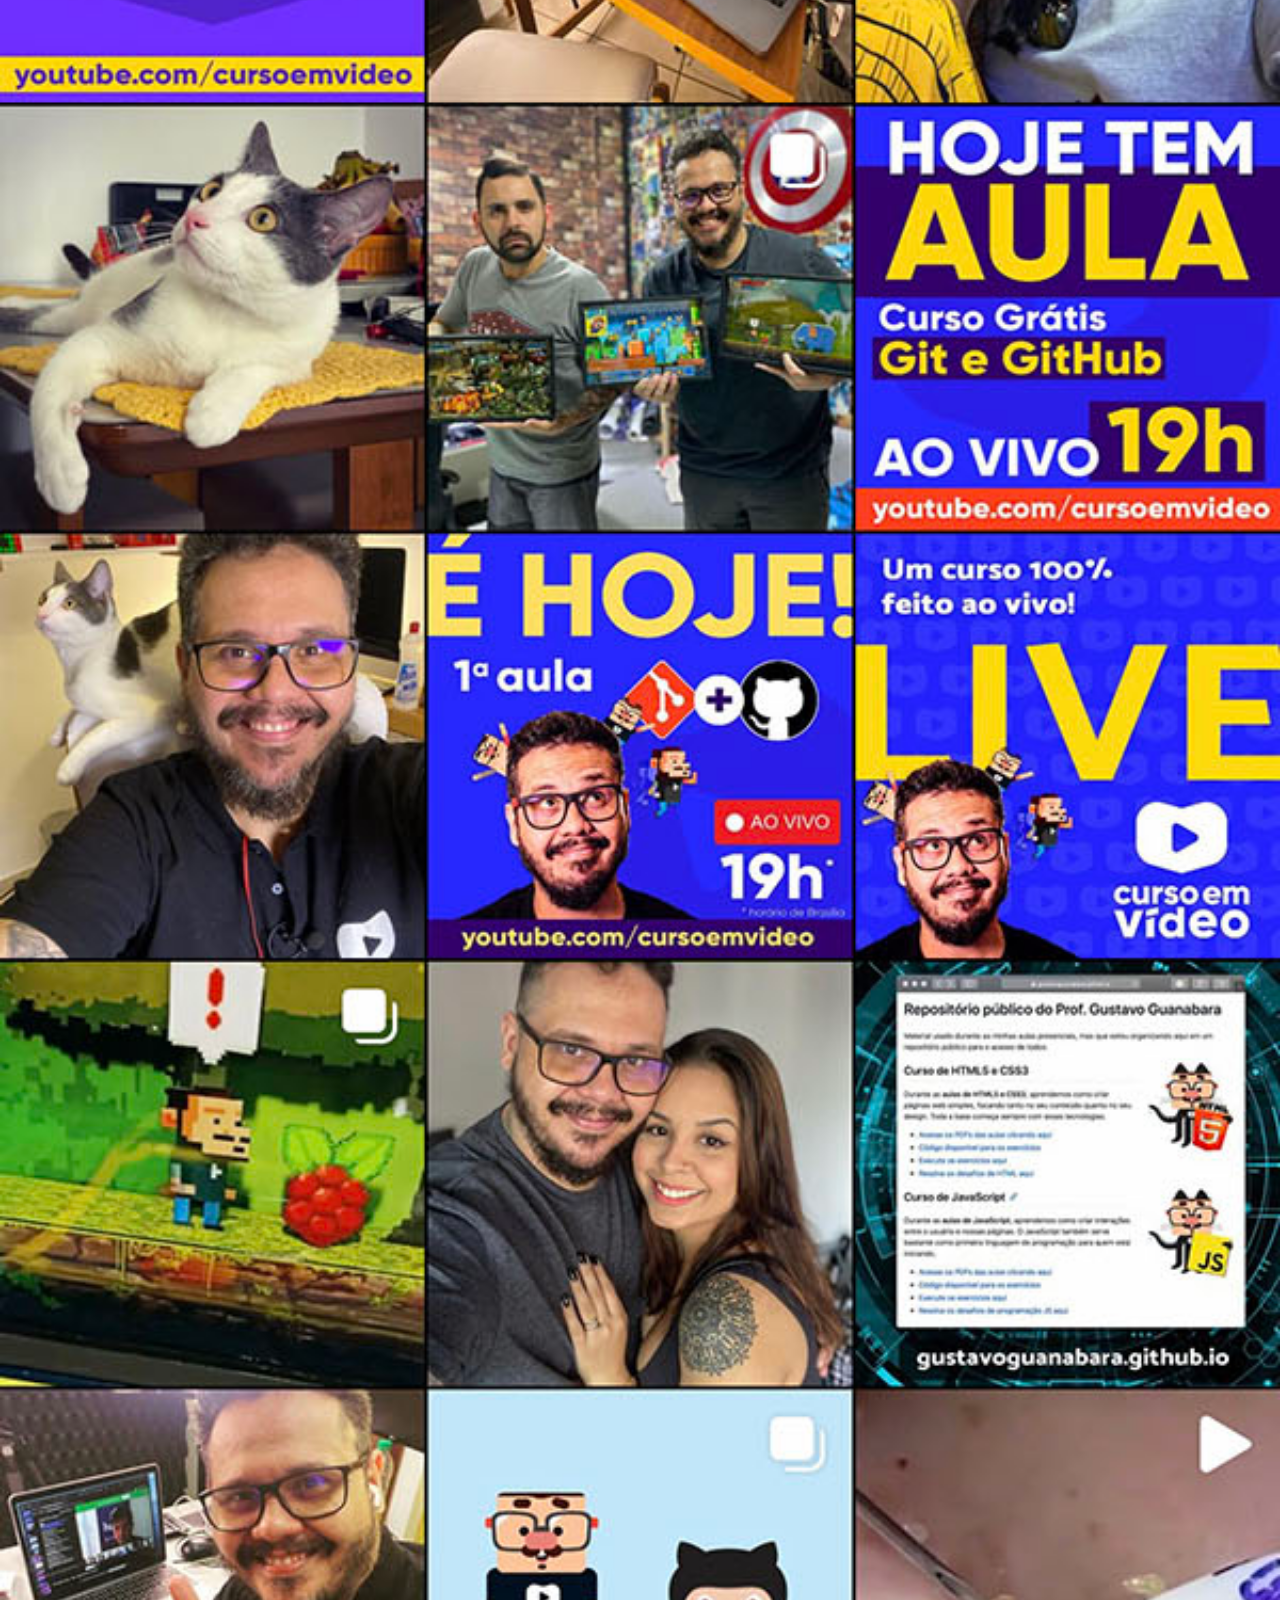
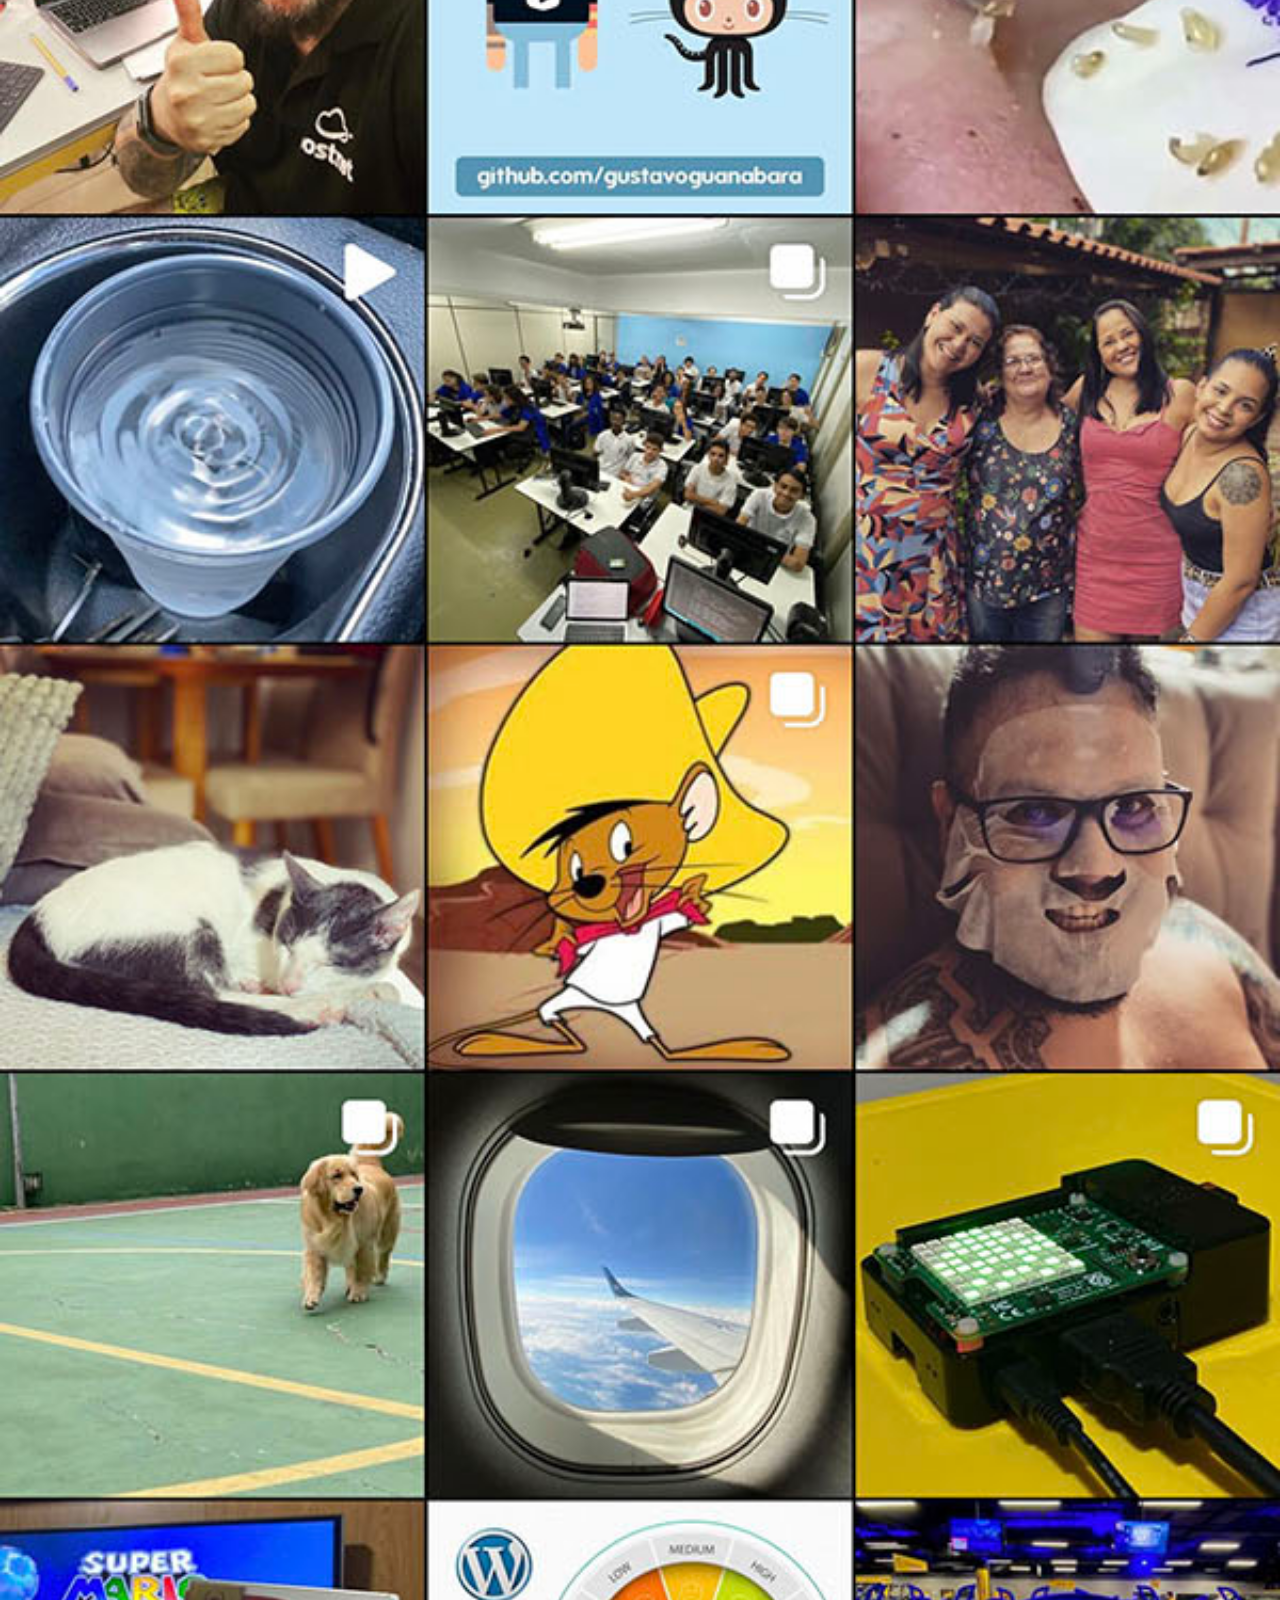
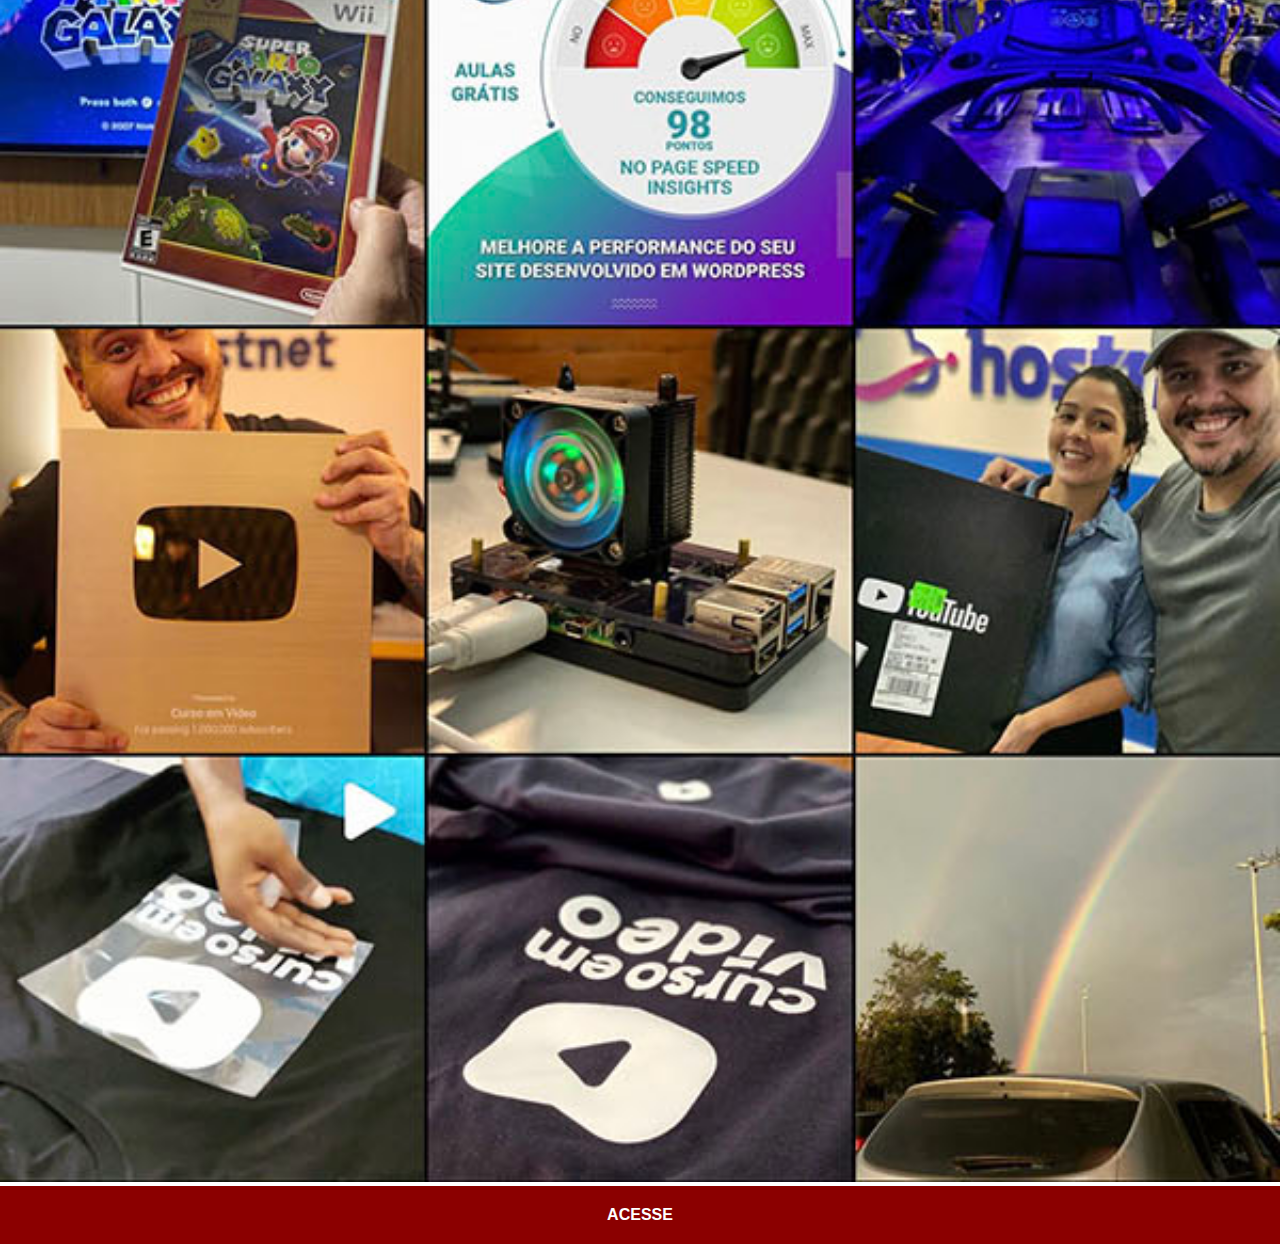
<file: instagram.html>
<!DOCTYPE html>
<html lang="en">
<head>
    <meta charset="UTF-8">
    <meta http-equiv="X-UA-Compatible" content="IE=edge">
    <meta name="viewport" content="width=device-width, initial-scale=1.0">
    <link rel="stylesheet" href="estilos/social.css">
    <title>instagem</title>
</head>
<body>
    <img src="imagens/tela-instagram.jpg" alt="Instagram">
    <a href="https://www.instagram.com/santanna_d_kevinn/" target="_blank">ACESSE</a>
</body>
</html>
</file>
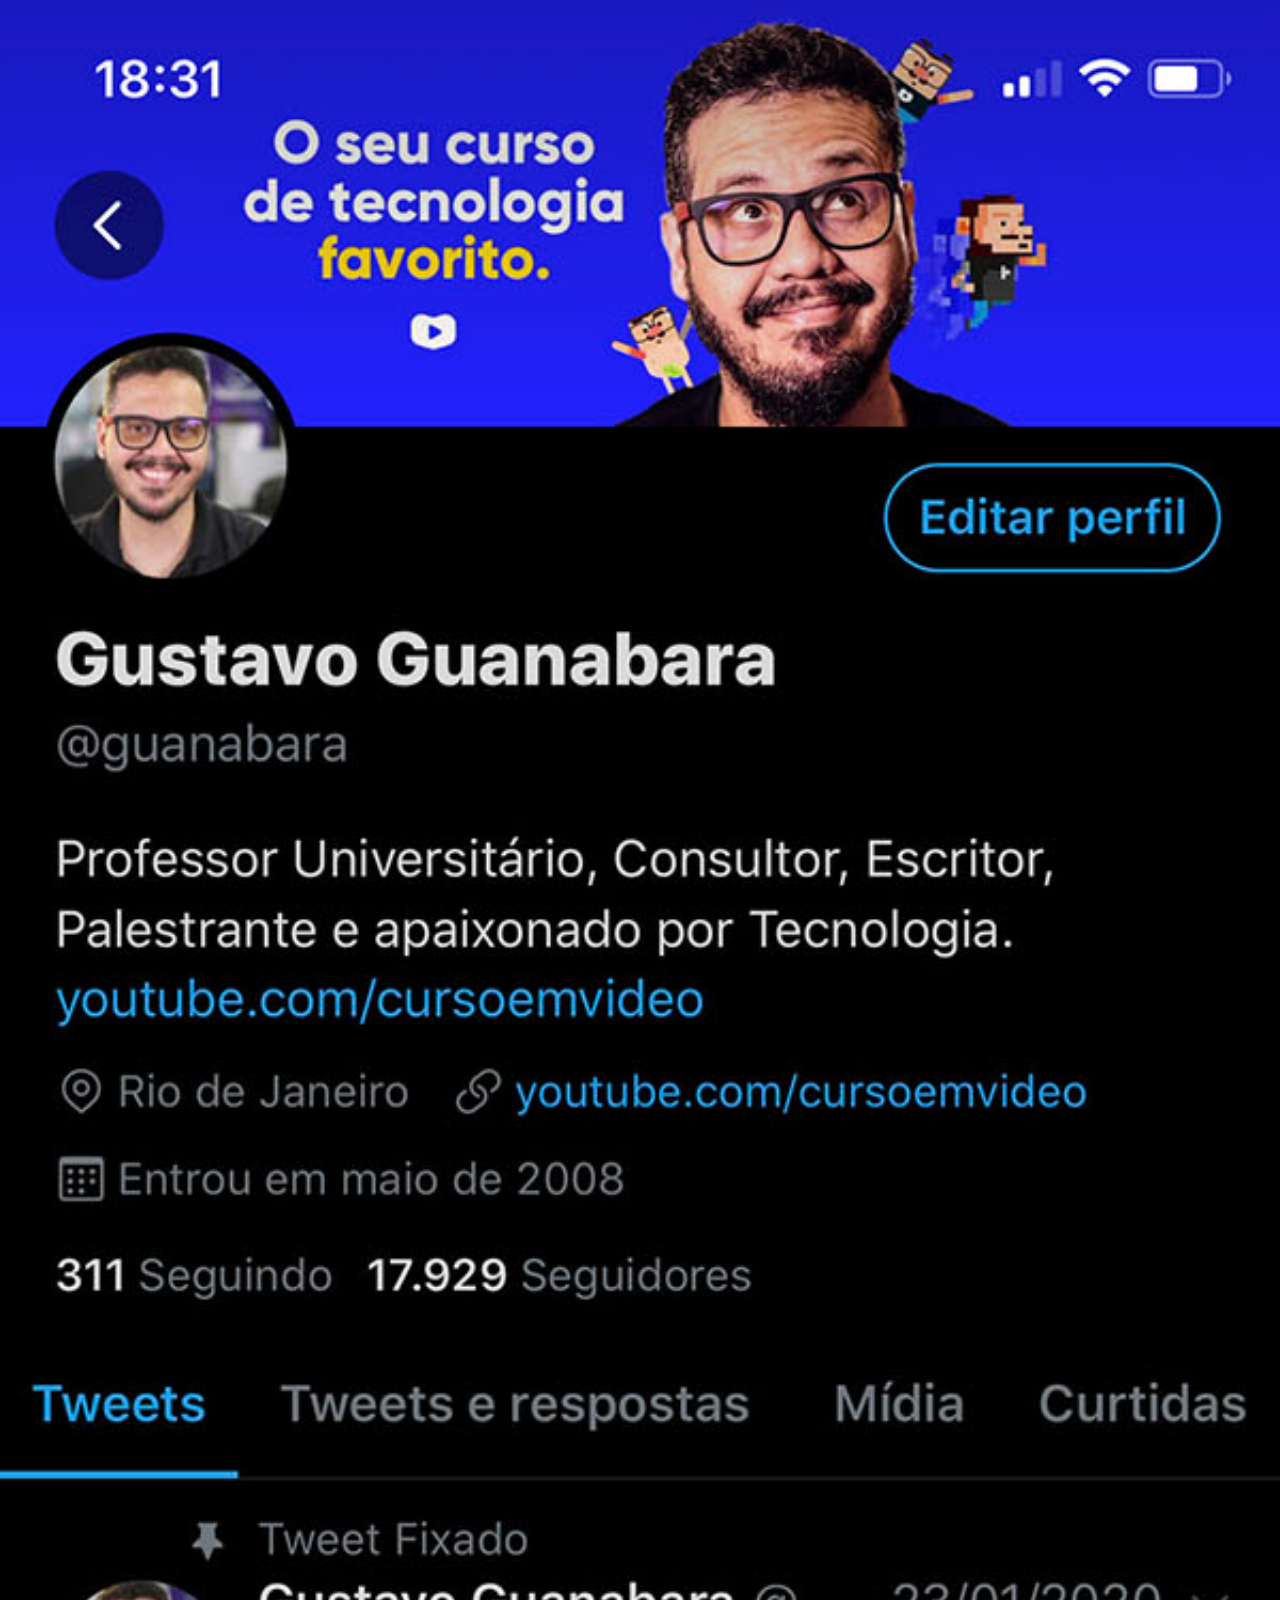
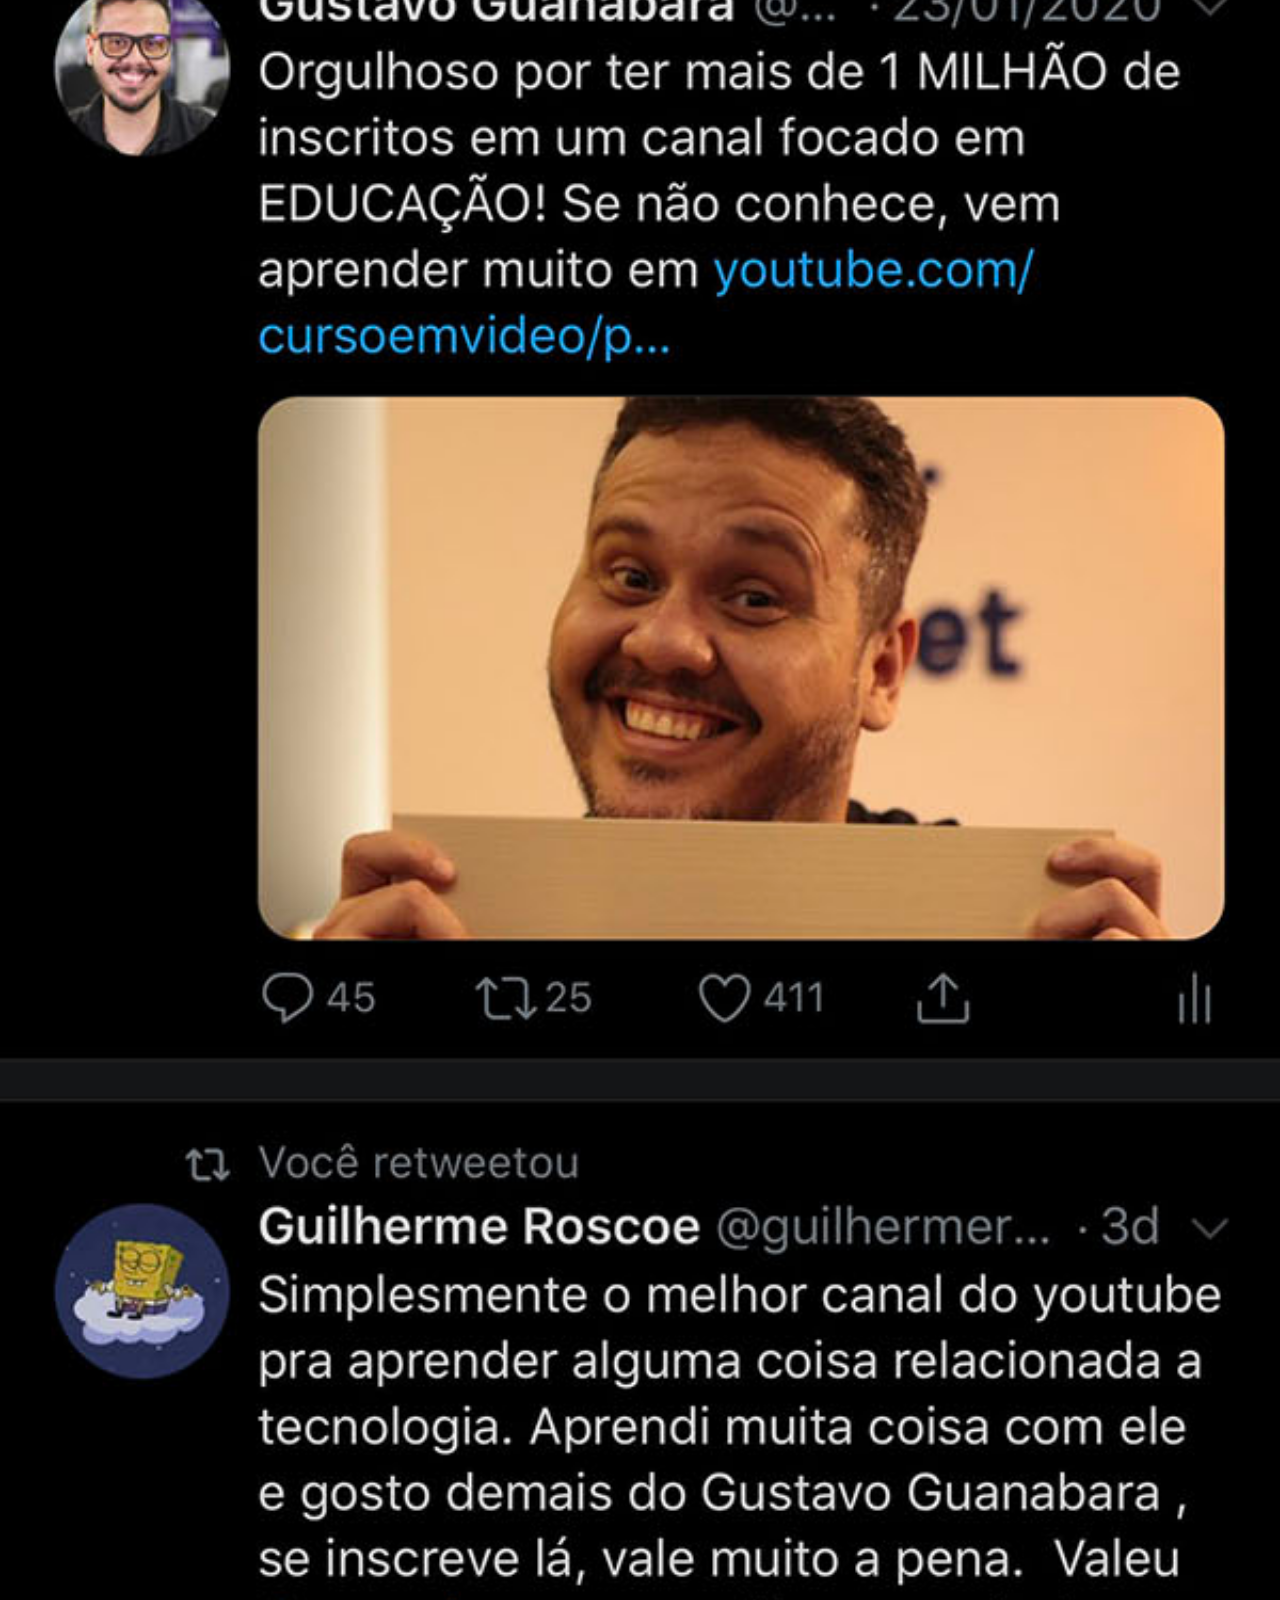
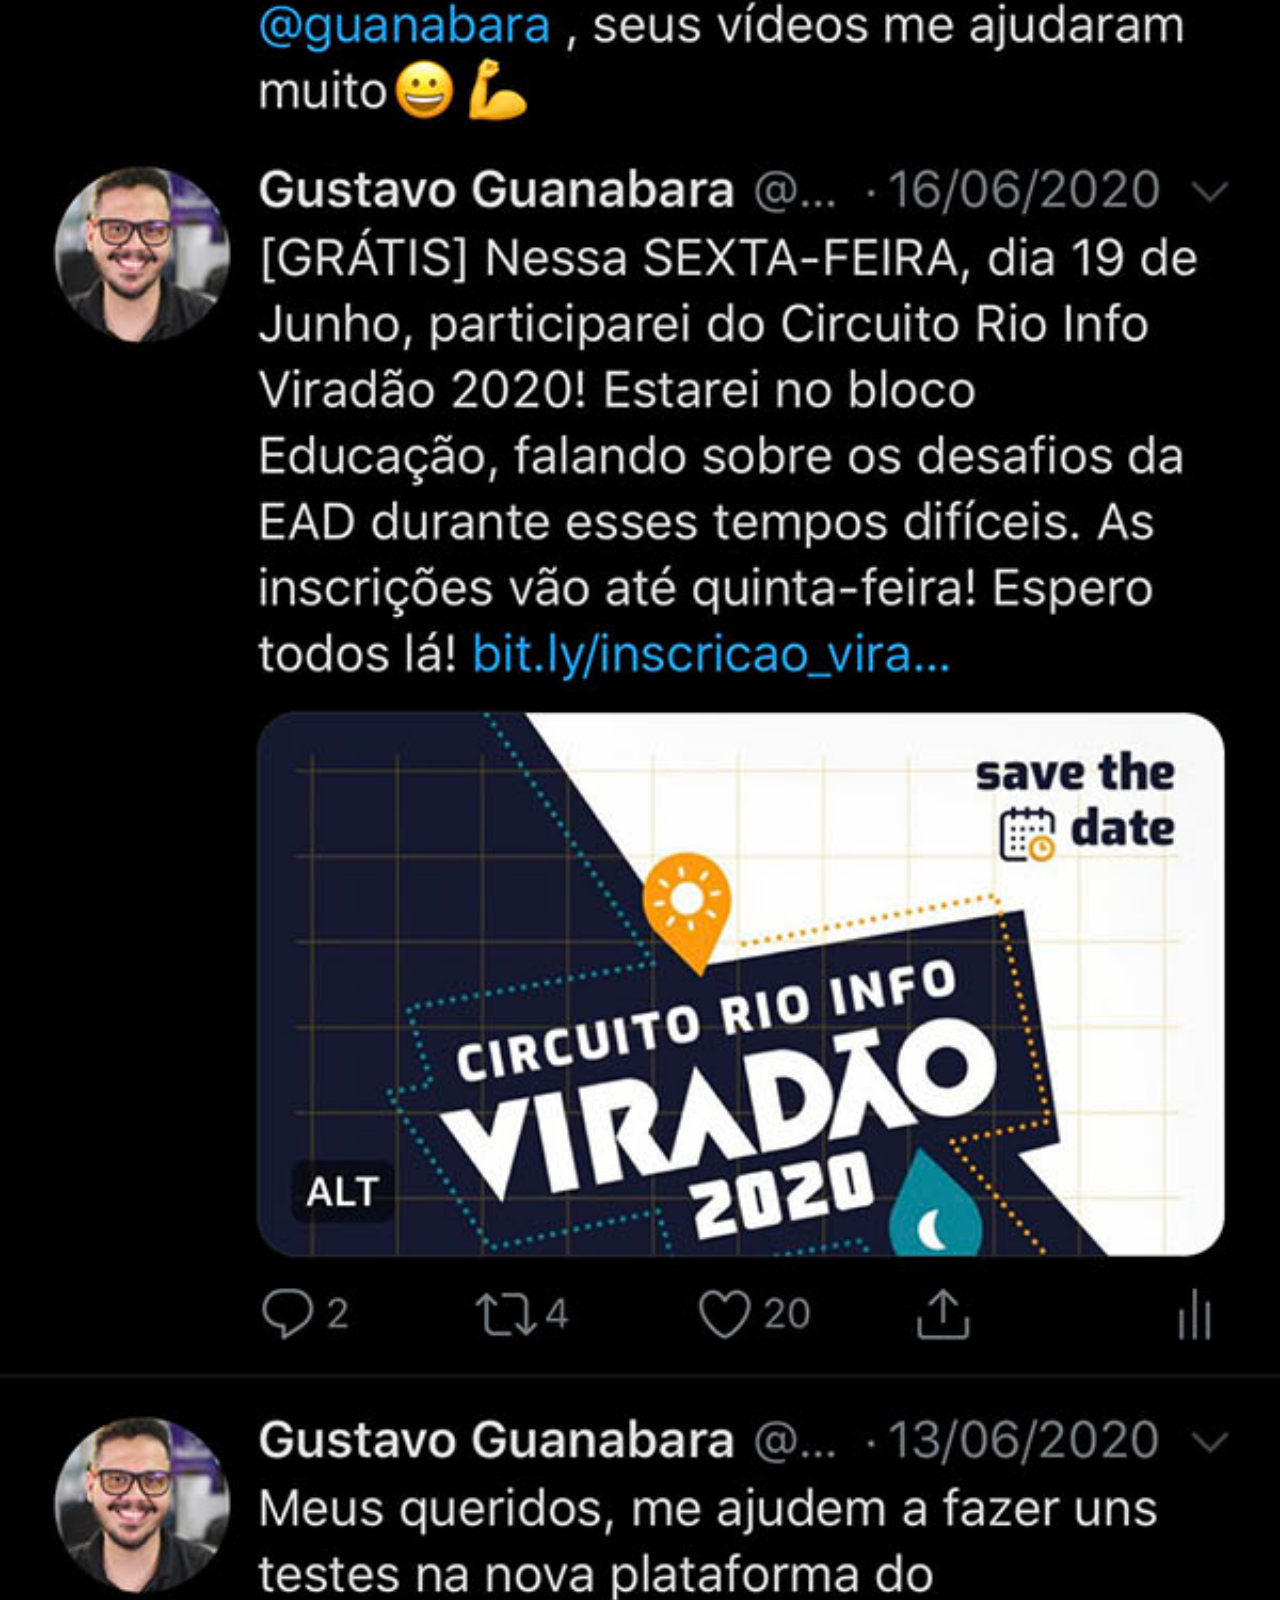
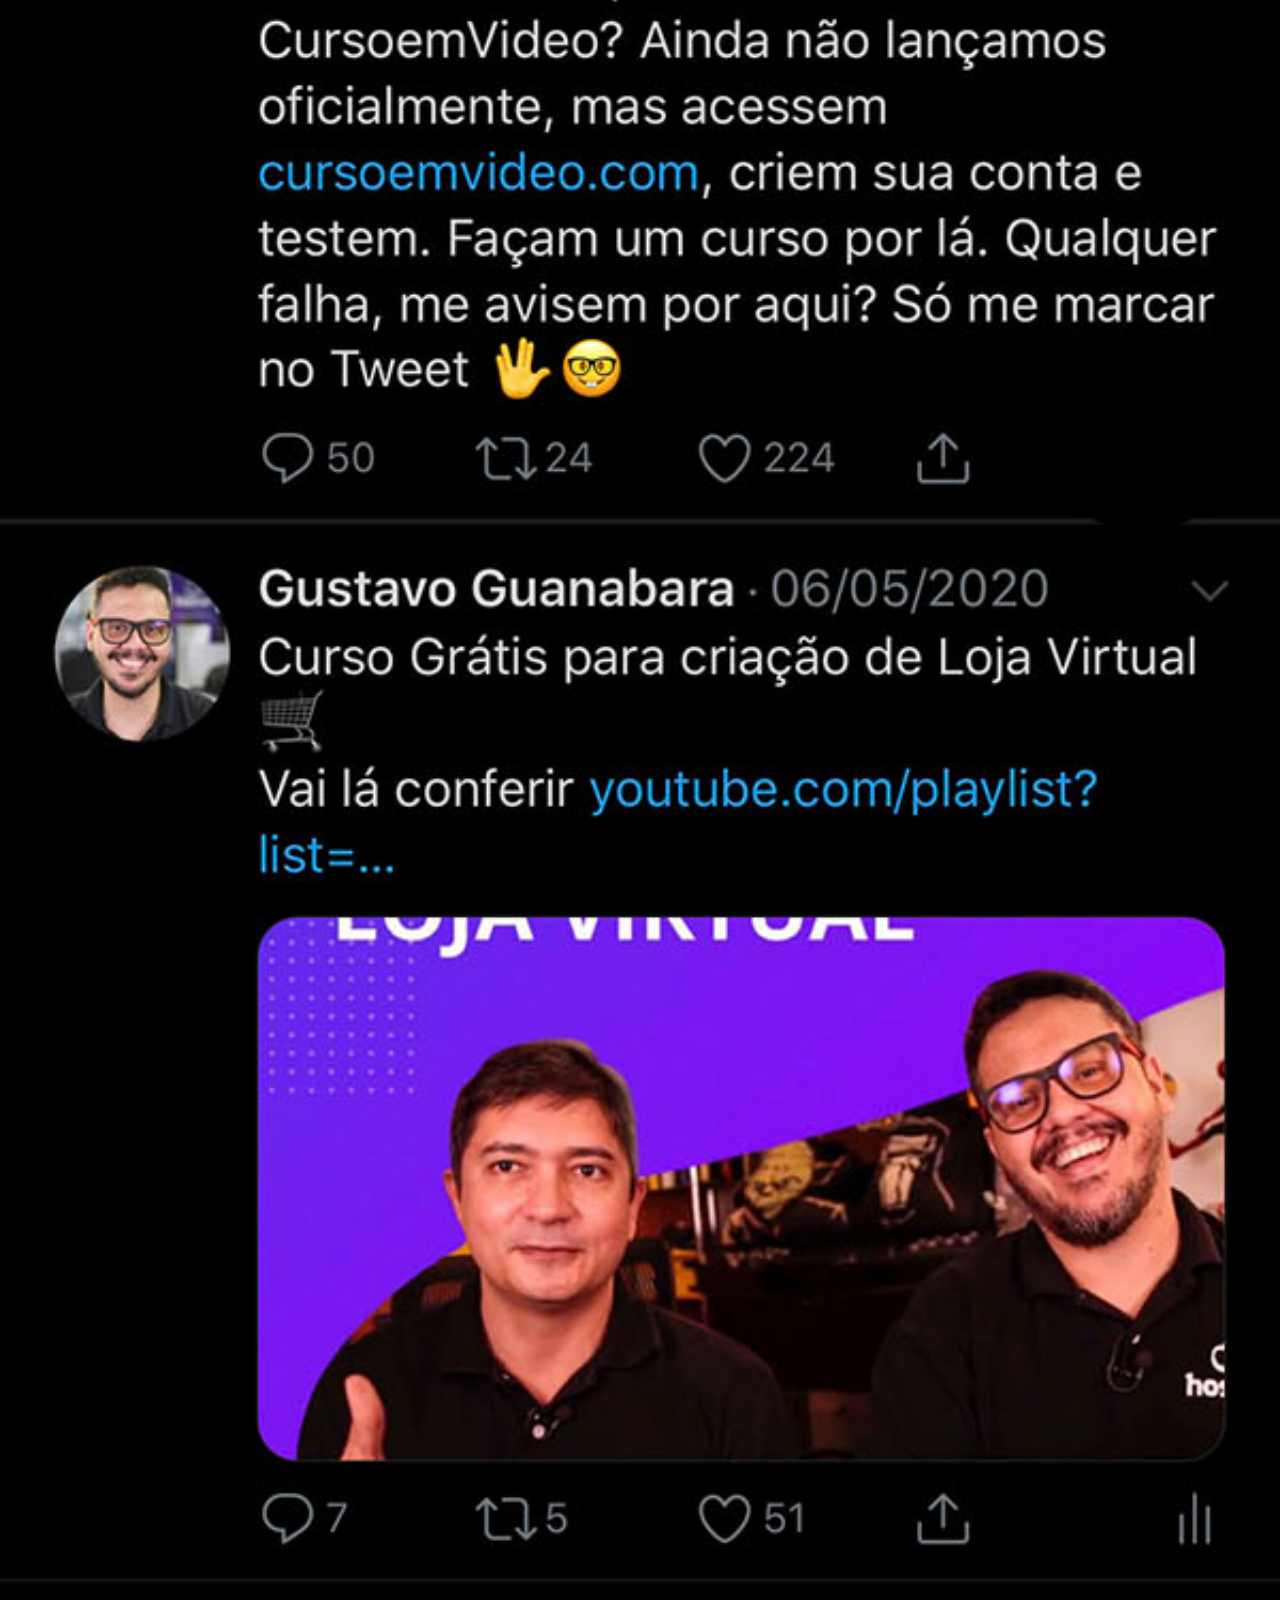
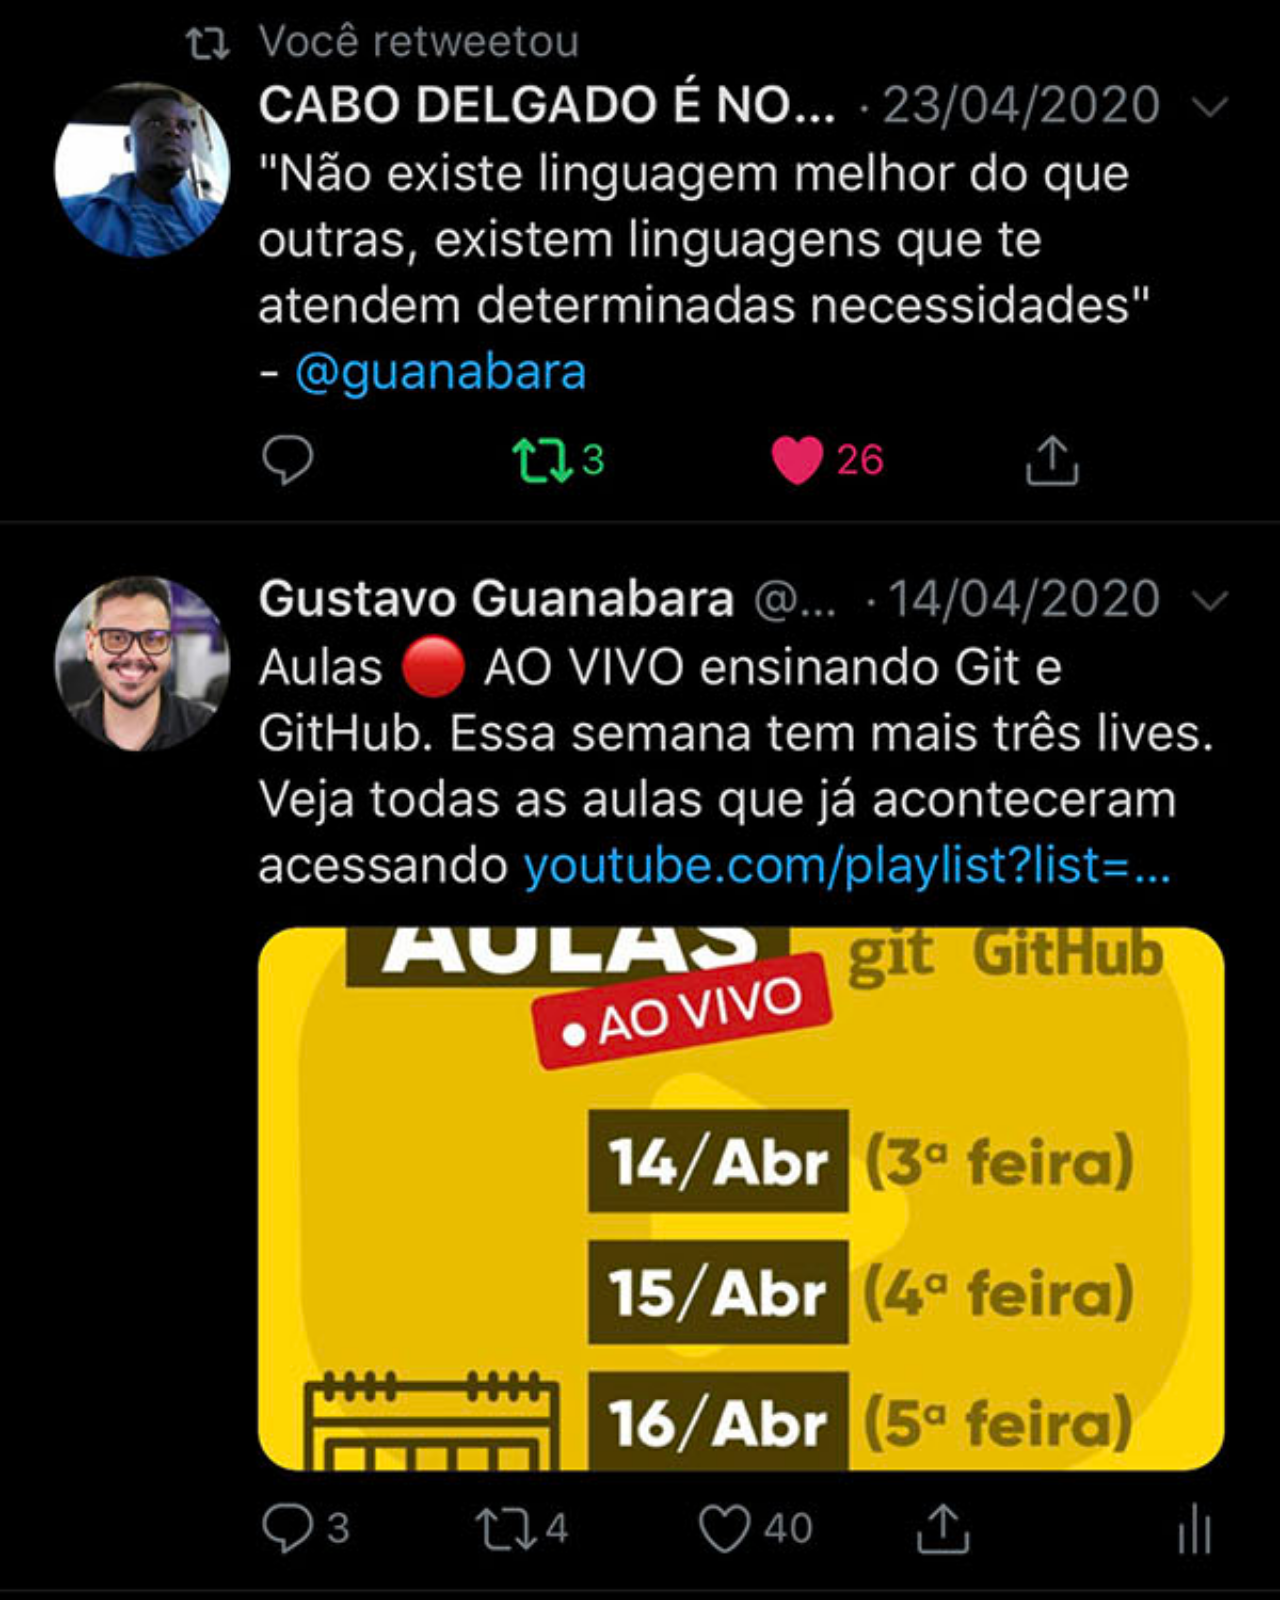
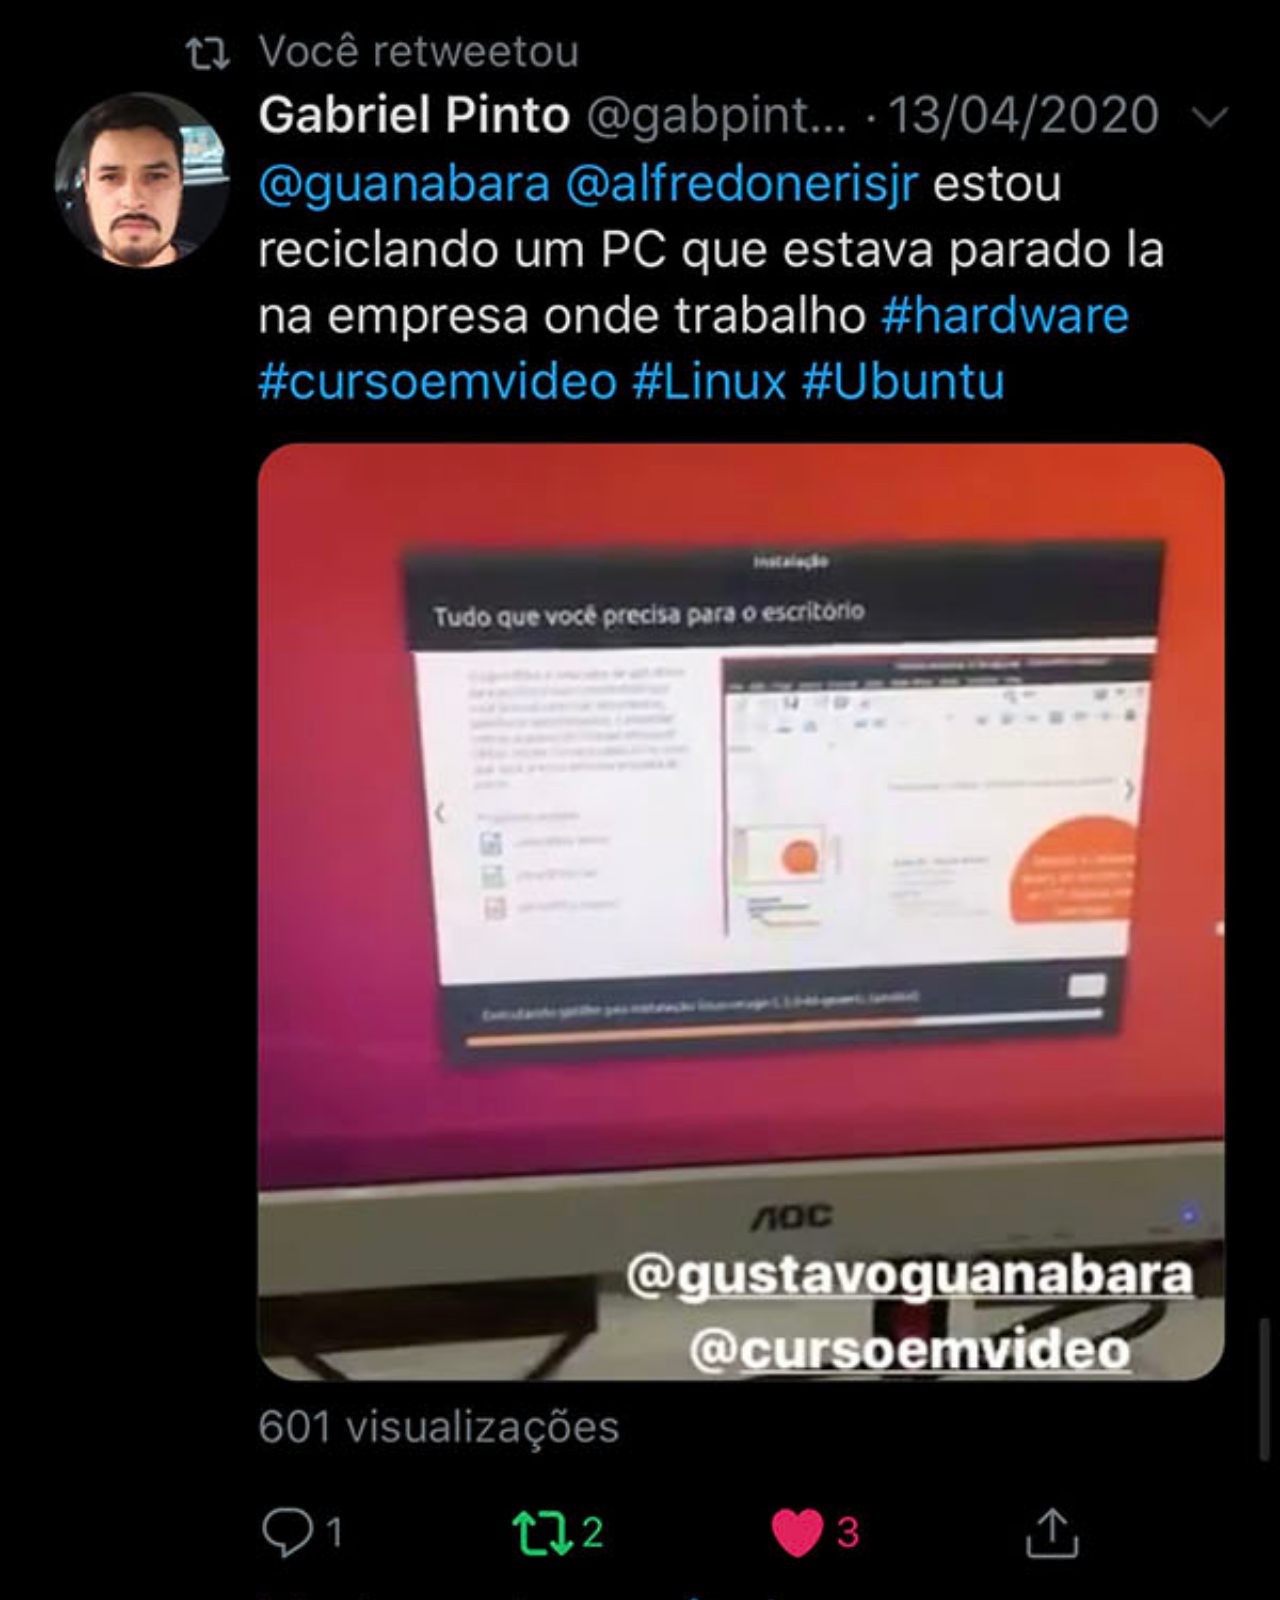
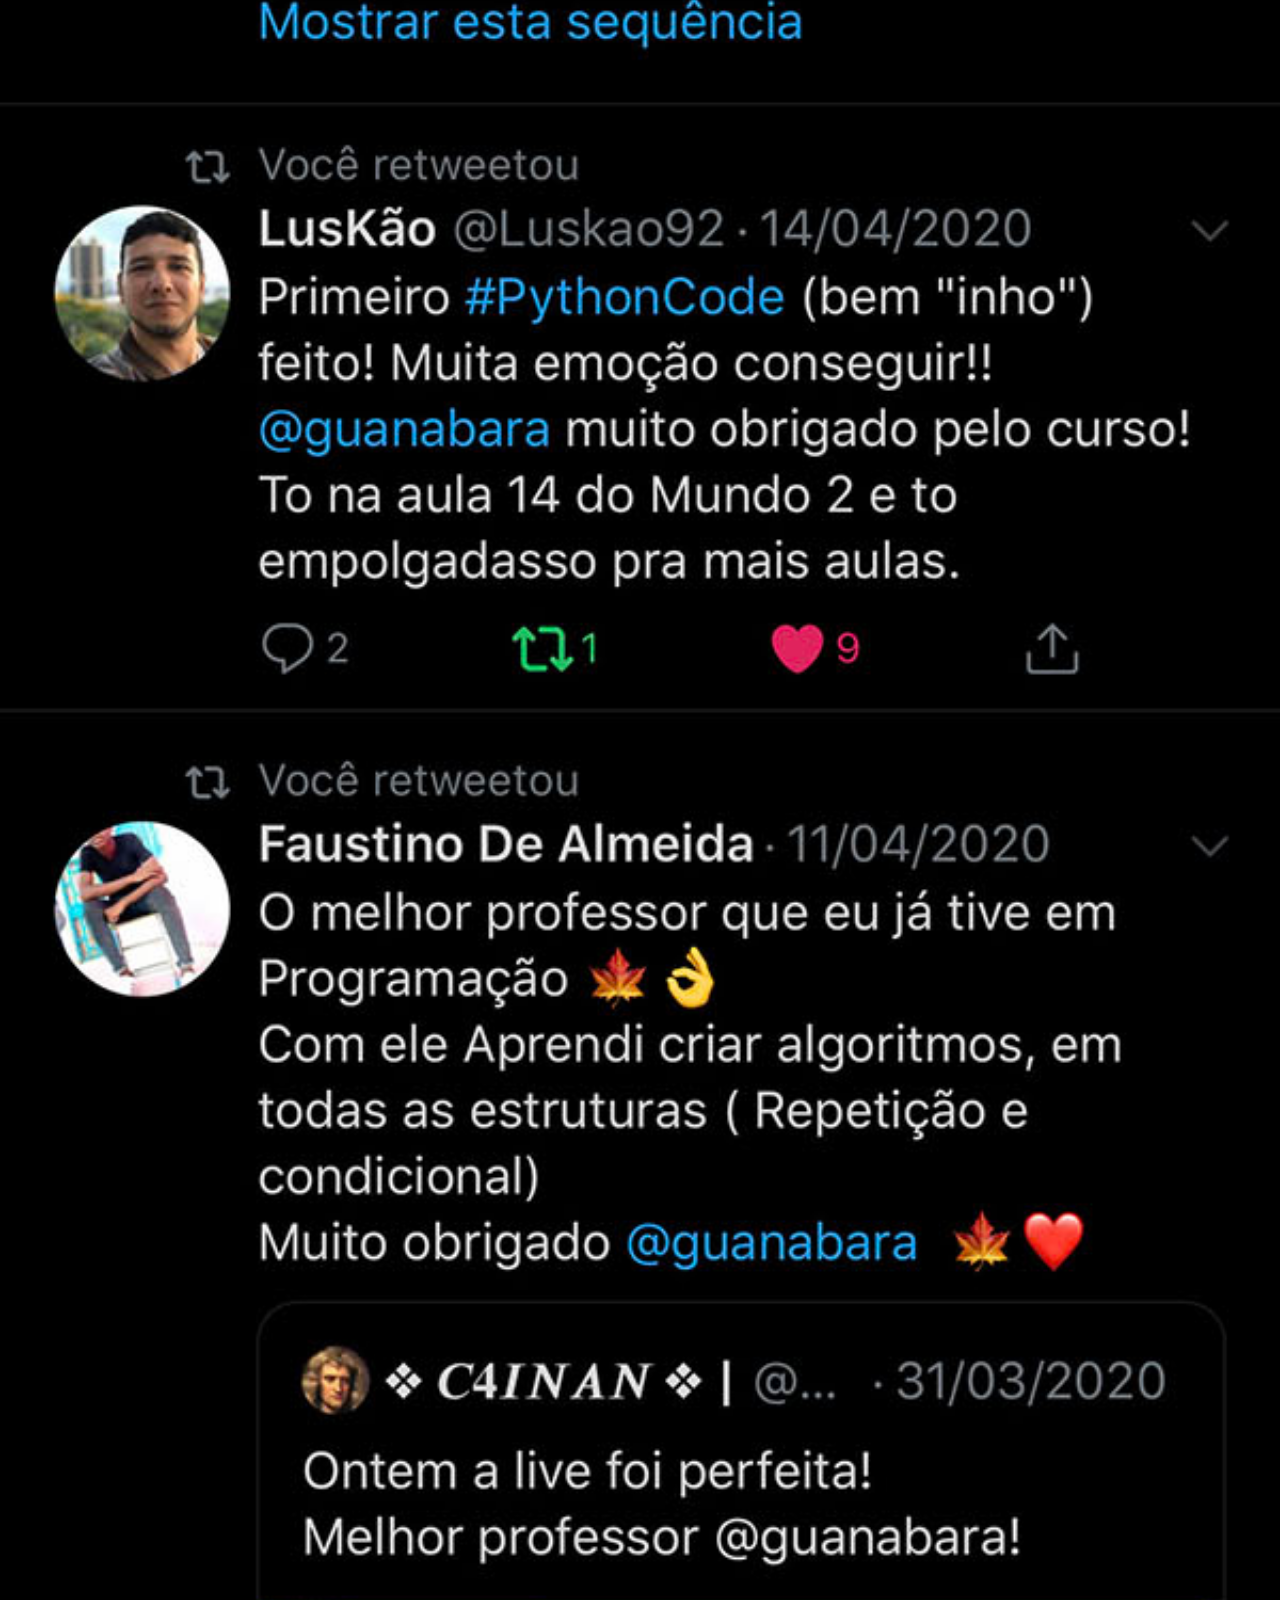
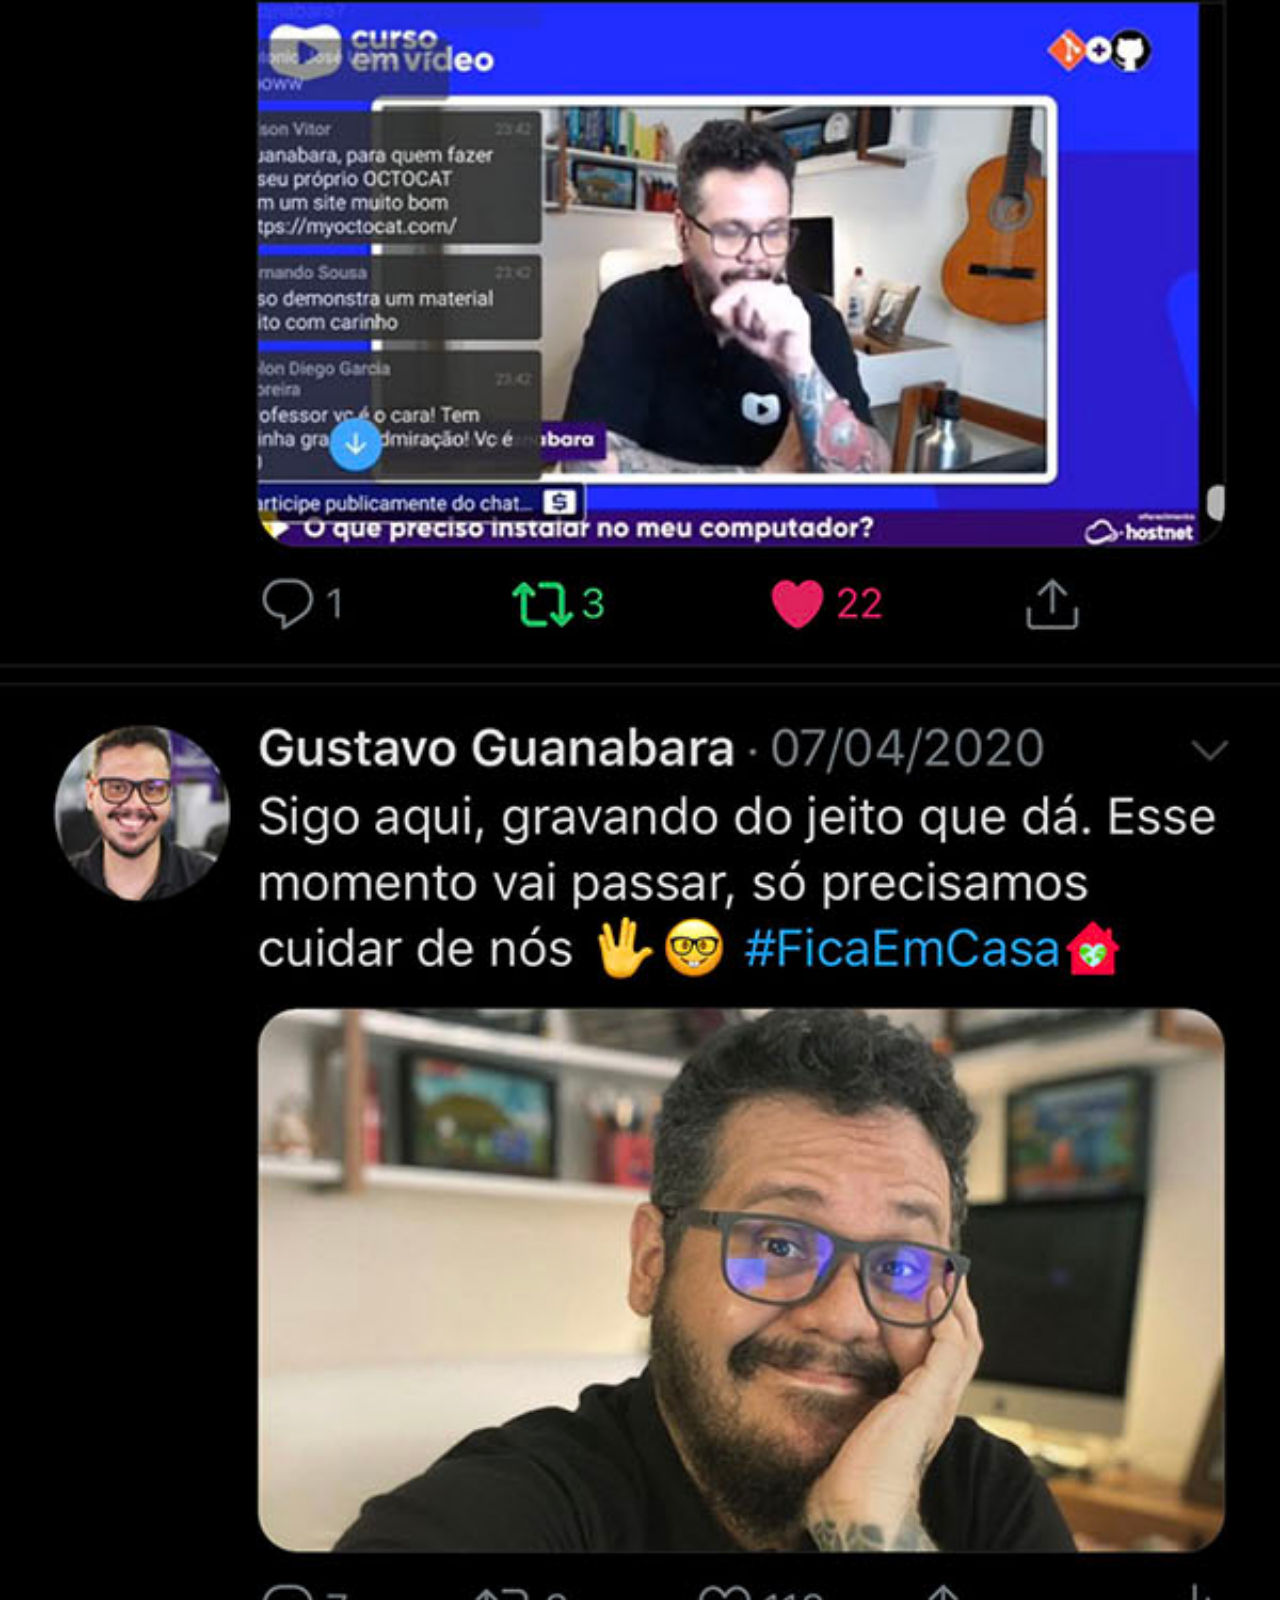
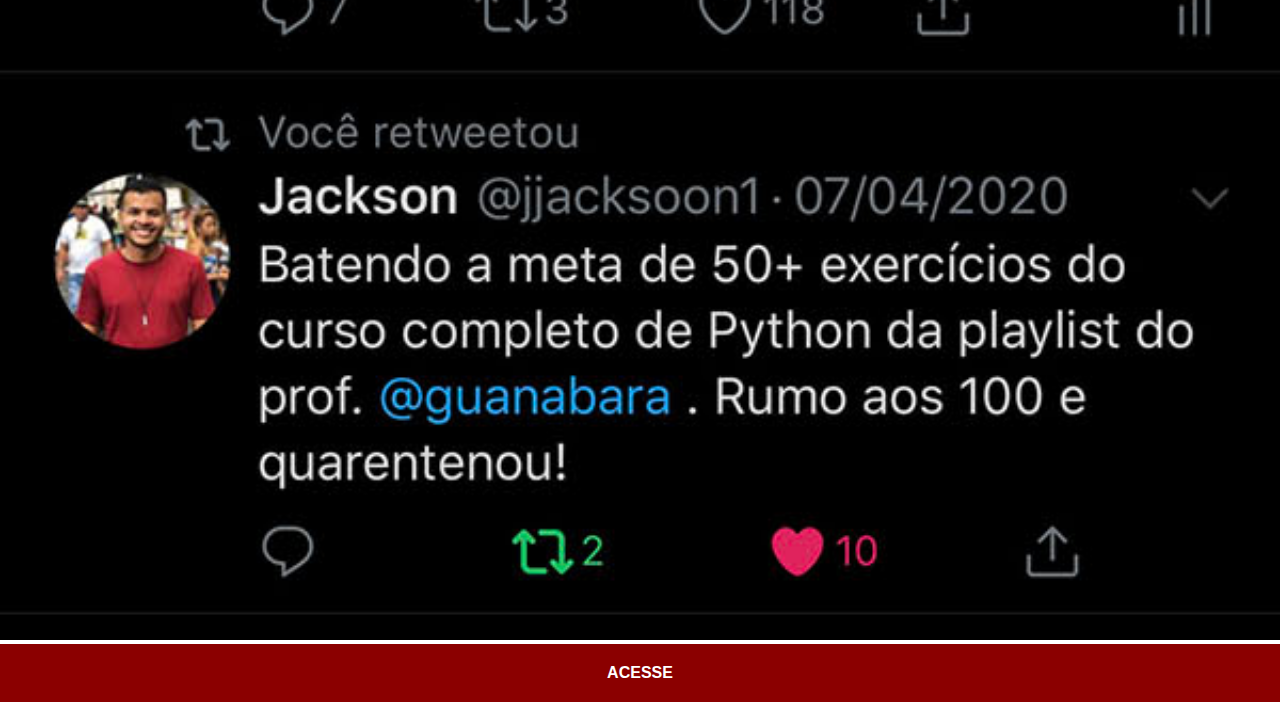
<file: twitter.html>
<!DOCTYPE html>
<html lang="pt-br">
<head>
    <meta charset="UTF-8">
    <meta http-equiv="X-UA-Compatible" content="IE=edge">
    <meta name="viewport" content="width=device-width, initial-scale=1.0">
    <link rel="stylesheet" href="estilos/social.css">
    <title>Twitter</title>
</head>
<body>
    <img src="imagens/tela-twitter.jpg" alt="Twitter">
    <a href="https://twitter.com/kevinsssantana" target="_blank">ACESSE</a>
</body>
</html>
</file>
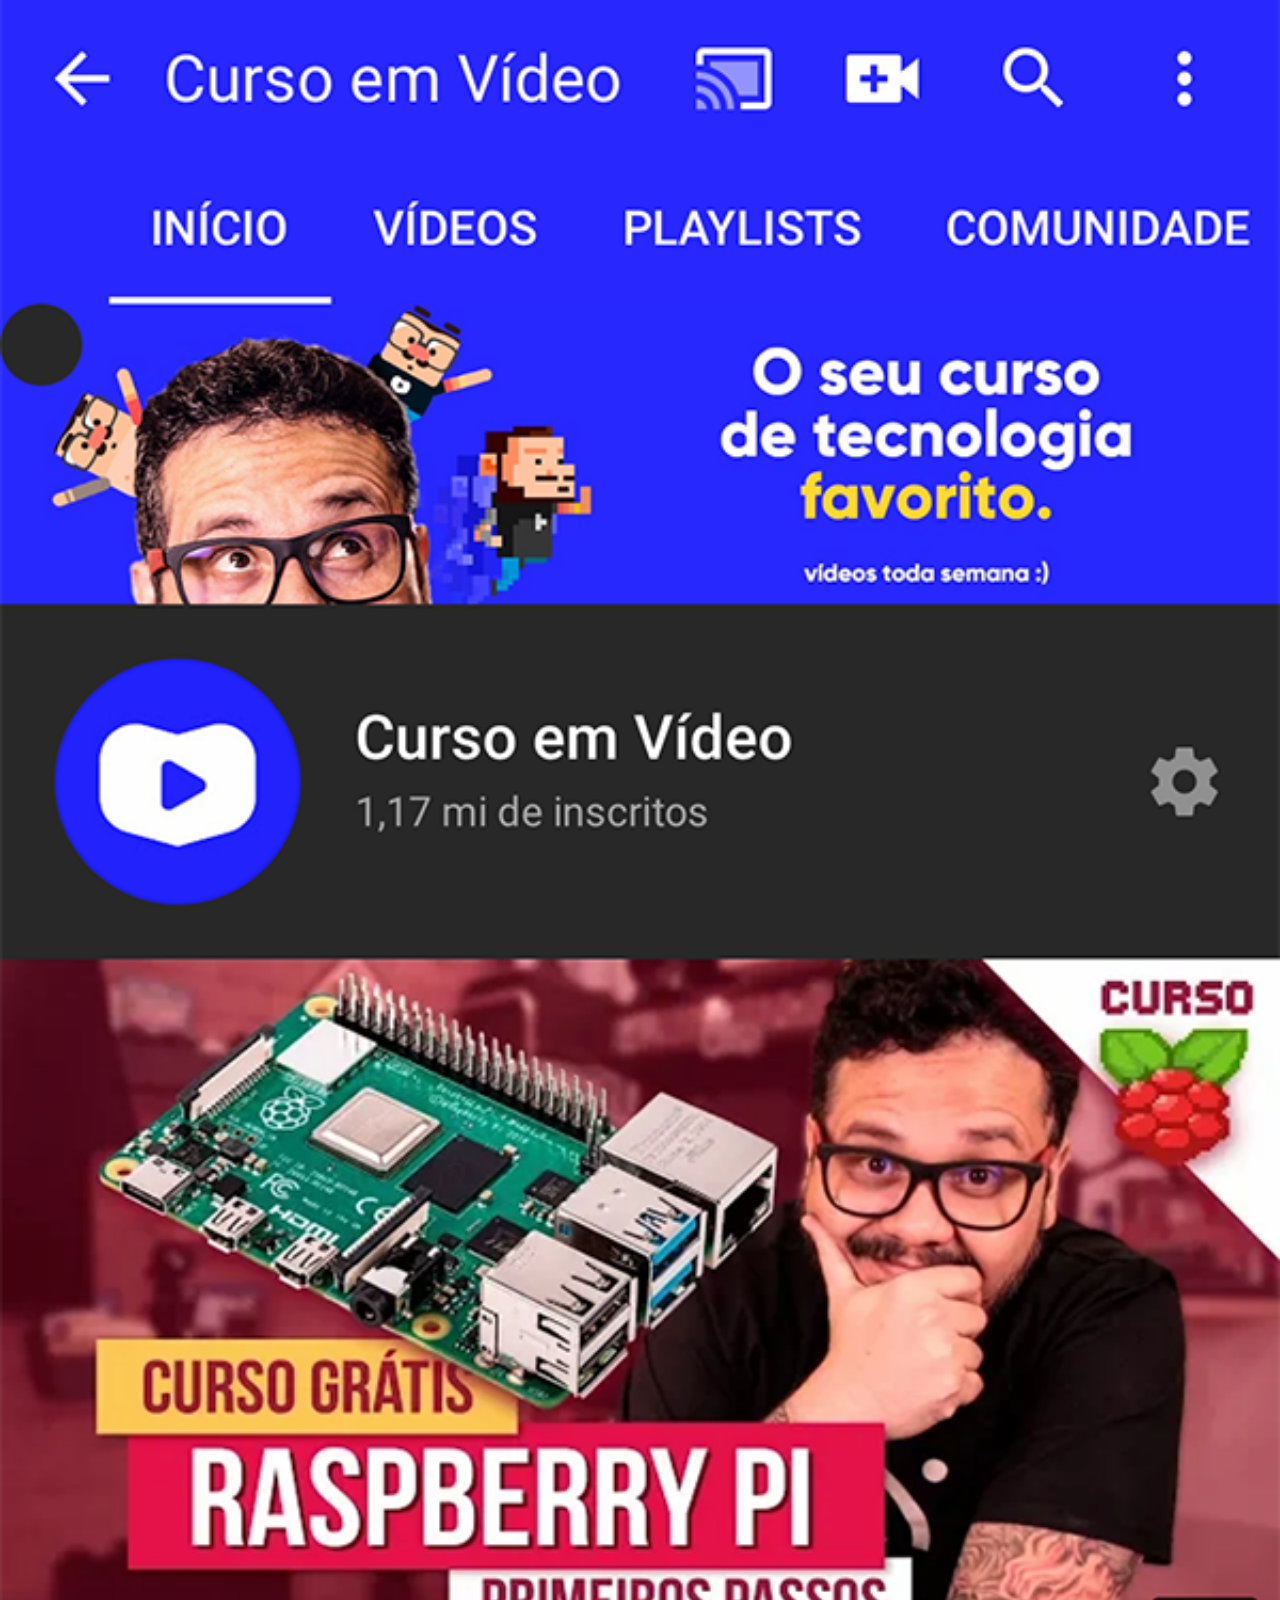
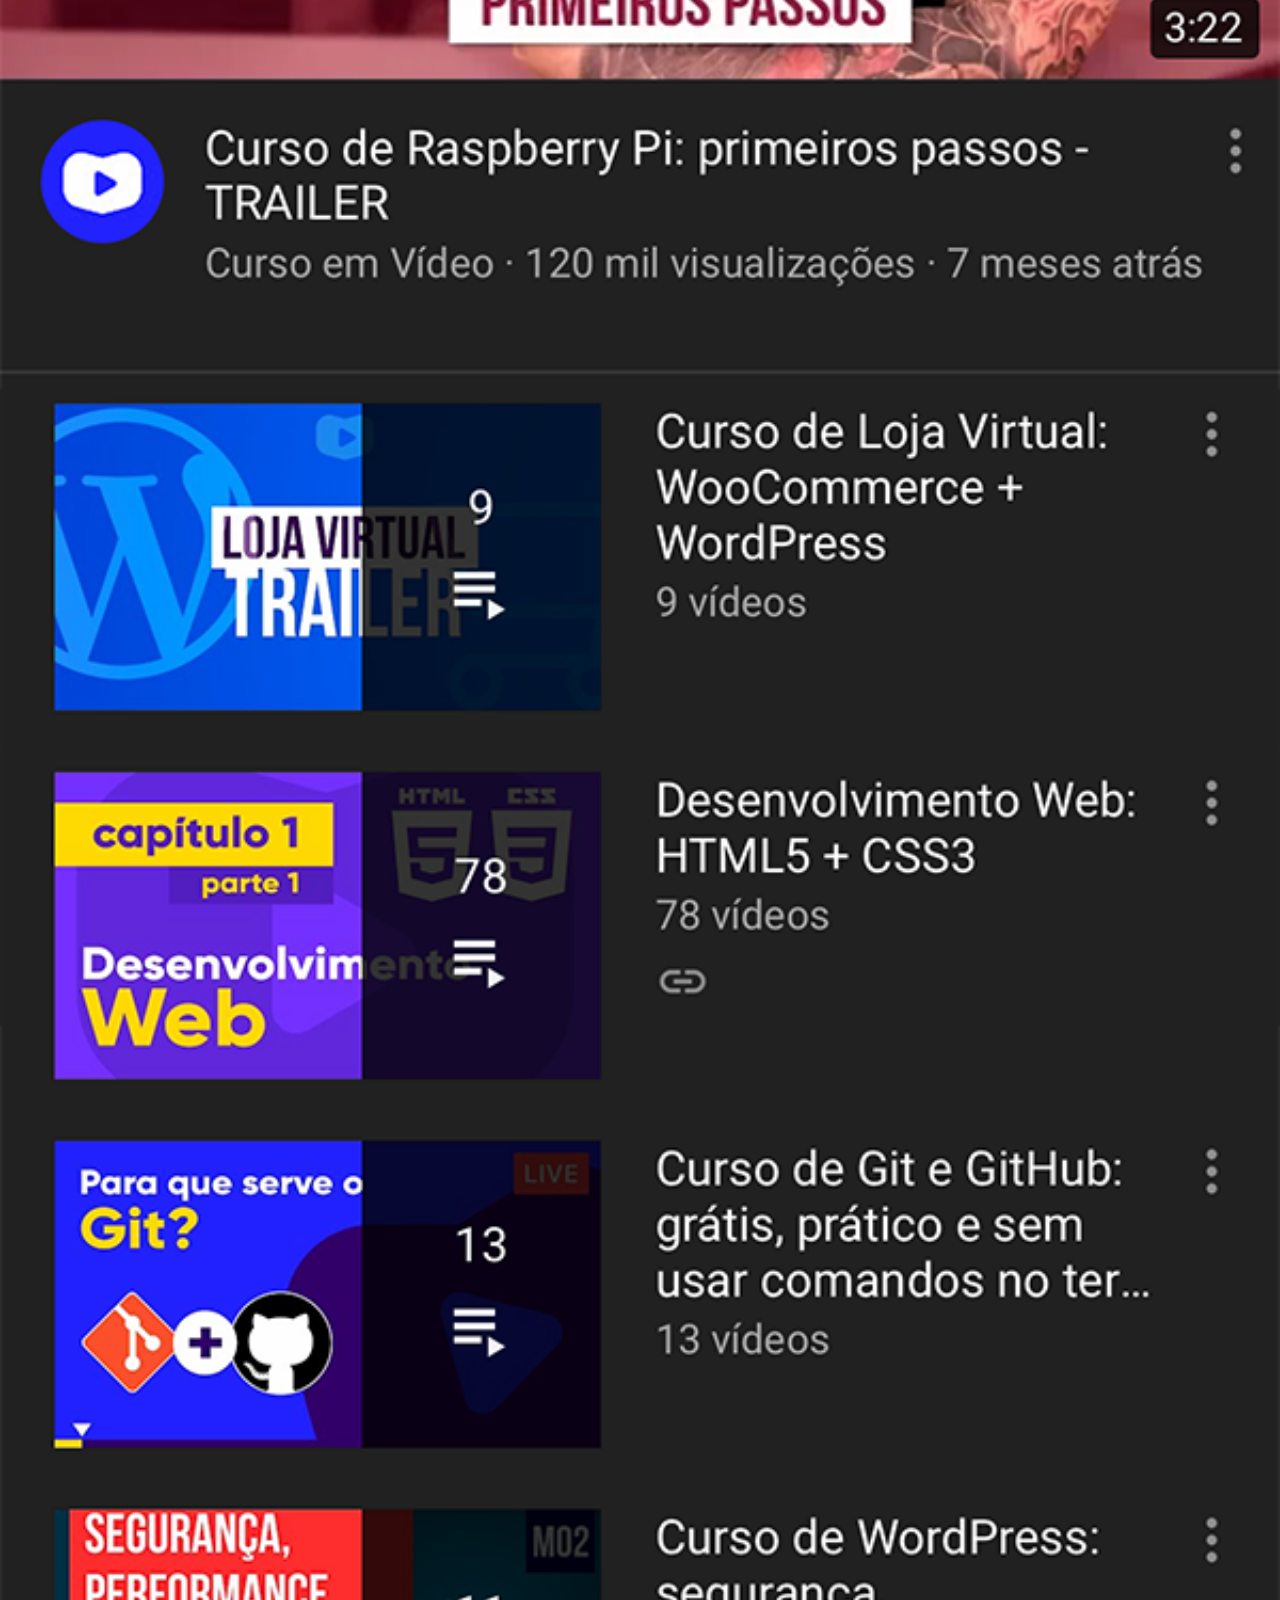
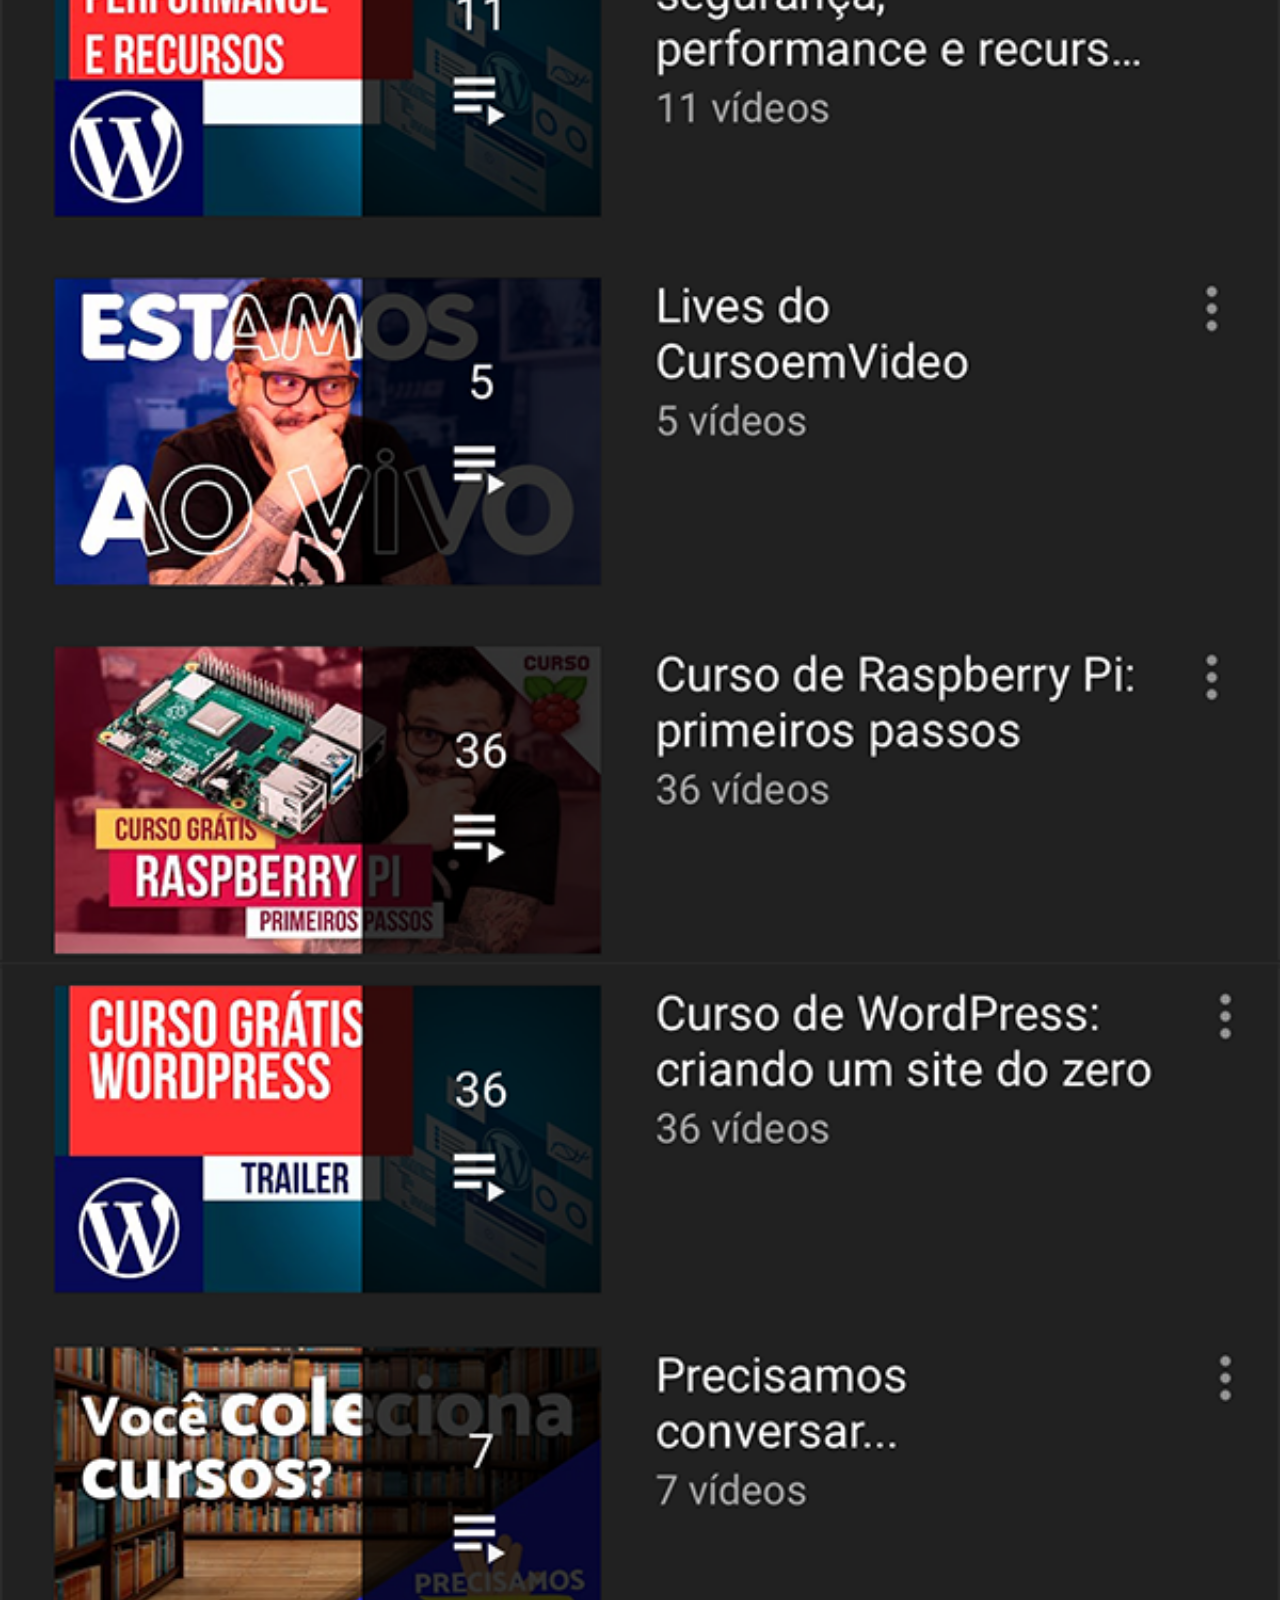
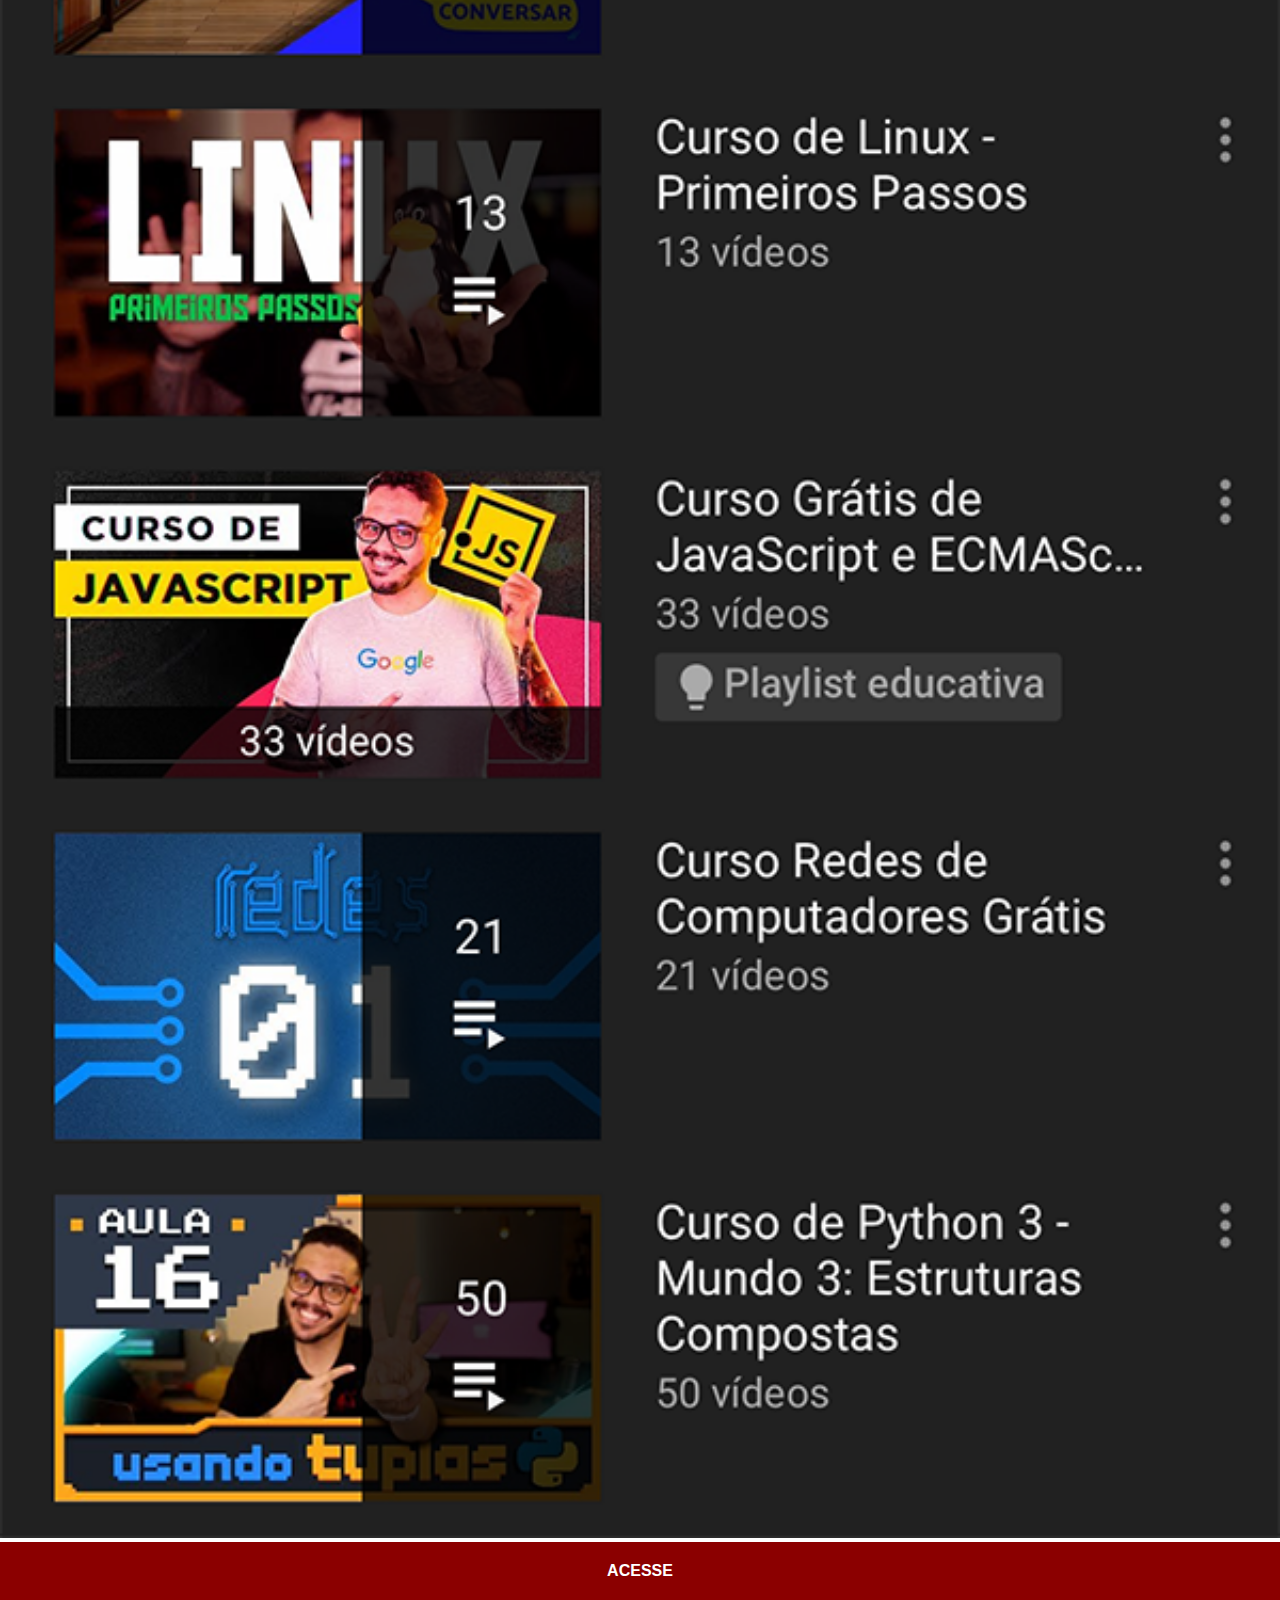
<file: youtube.html>
<!DOCTYPE html>
<html lang="pt-br">
<head>
    <meta charset="UTF-8">
    <meta http-equiv="X-UA-Compatible" content="IE=edge">
    <meta name="viewport" content="width=device-width, initial-scale=1.0">
    <link rel="stylesheet" href="estilos/social.css">
    <title>Youtube</title>
</head>
<body>
    <img src="imagens/tela-youtube.png" alt="You tube">
    <a href="https://www.youtube.com/c/CursoemV%C3%ADdeo" target="_blank">ACESSE</a>
</body>
</html>
</file>
<file: estilos/style.css>
@charset "utf-8";

*{
    margin: 0px;
    padding: 0px;
    font-family: Arial, Helvetica, sans-serif;
}

html, body{
    height: 100vh;
    width: 100vw;
    background-color: black;
}
body{
    background: url(../imagens/fundo-madeira.jpg) no-repeat top center;
    background-size: cover;
    background-attachment: fixed;
}

main{
    height: 100vh;
    position: relative;
}

section#telefone{
    position: absolute;
    top: 50%;
    left: 50%;
    transform: translate(-50%, -50%);
    height: 627px;
    width: 311px;
    background: url(../imagens/frame-iphone.png) no-repeat;
}

iframe#tela{
    position: relative;
    top: 80px;
    left: 22px;
    width: 267px;
    height: 471px;
}

section#redes-sociais{
    text-align: right;
}

section#redes-sociais img{
    width: 50px;
    margin: 10px;
    border-radius: 50%;
    box-shadow: 2px 2px rgba(0, 0, 0, 0.400);
    box-sizing: border-box;
    
}
section#redes-sociais img:hover{
    border:  2px solid rgba(255, 255, 255, 0.637);
    transform: translate(-3px, 3px);
    box-shadow: 5px 5px 10px rgba(0, 0, 0, 0.623);
    transition: transform .3s, border 1s;
}
</file>
<file: estilos/social.css>
@charset "utf-8";
*{
    margin: 0px;
    padding: 0px;
    font-family: Arial, Helvetica, sans-serif;
}
::-webkit-scrollbar{
    width: 0px;
    height: 0px;
}

img{
    width: 100vw;
}
a{
    display: block;background-color: darkred;
    color: white;
    padding: 20px;
    text-align: center;
    font-weight: bolder;
    text-decoration: none;     }
a:hover{
    background-color: red;
}
</file>
